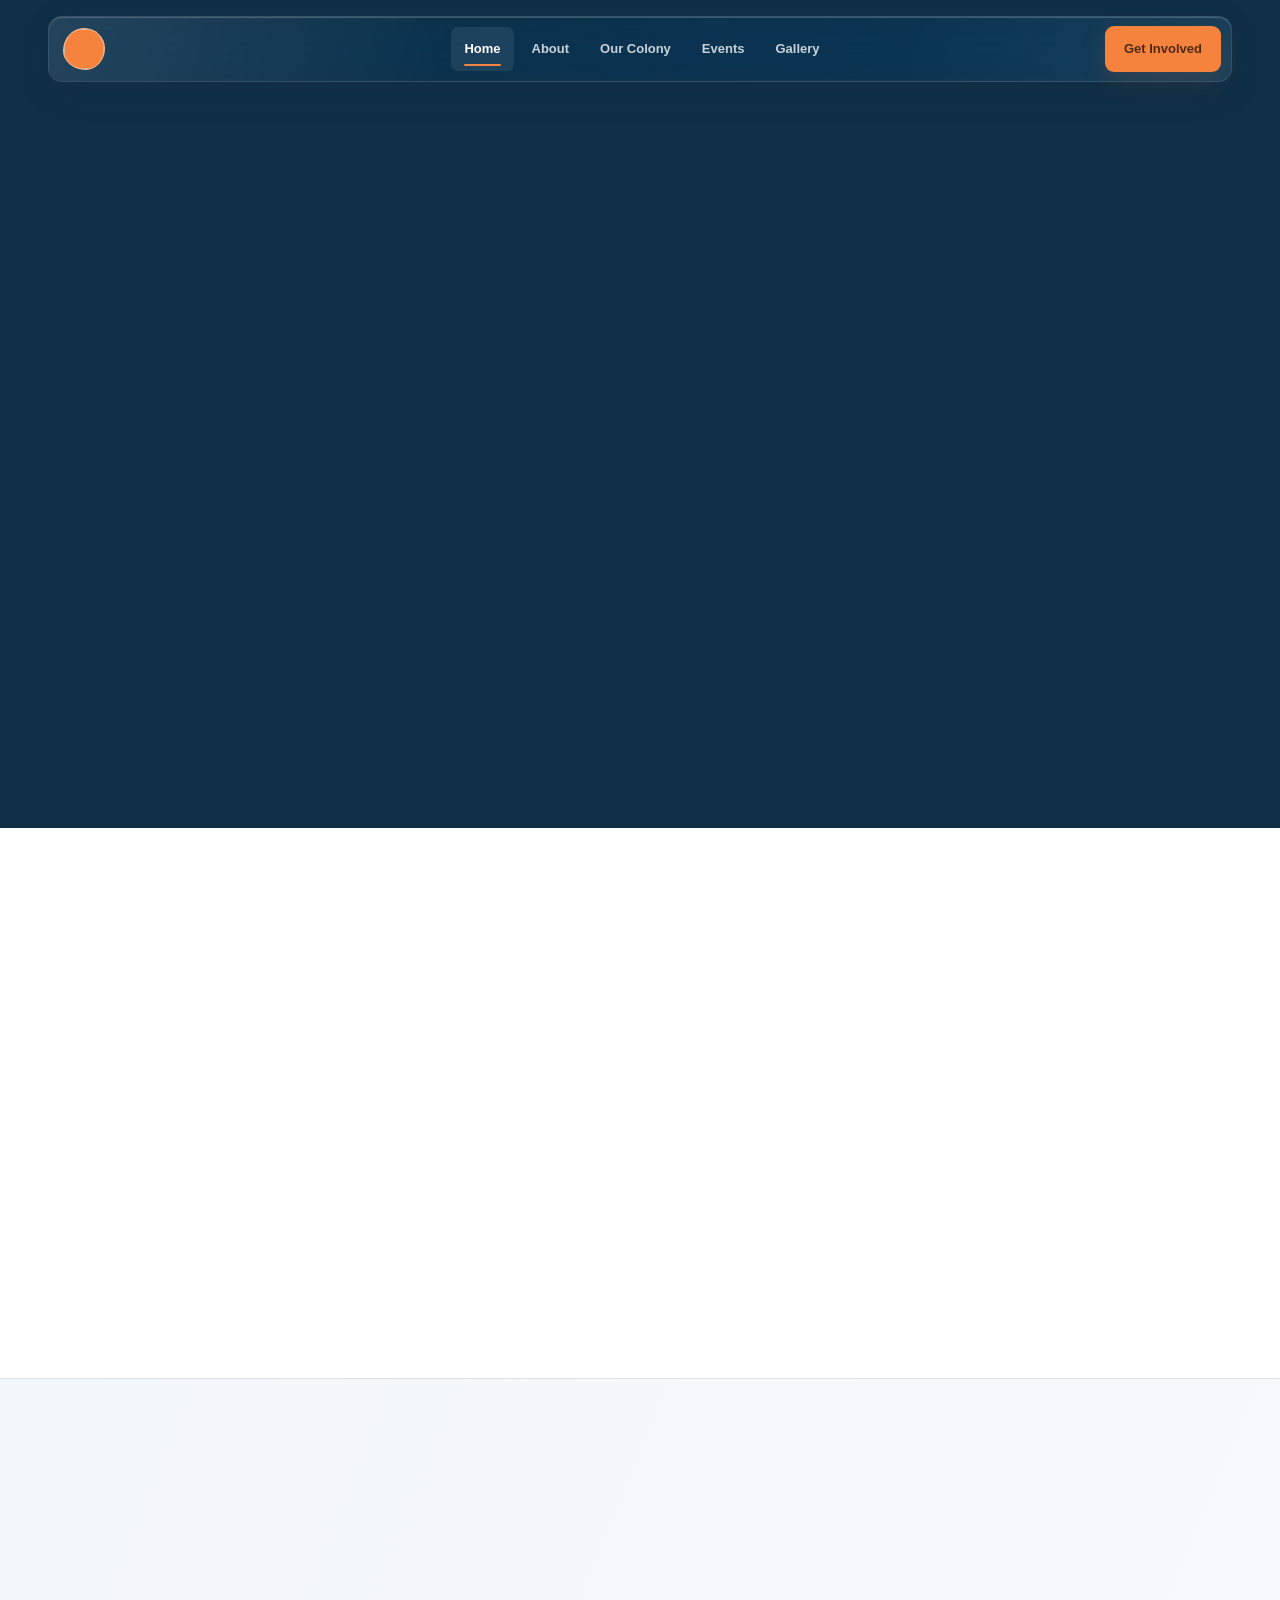
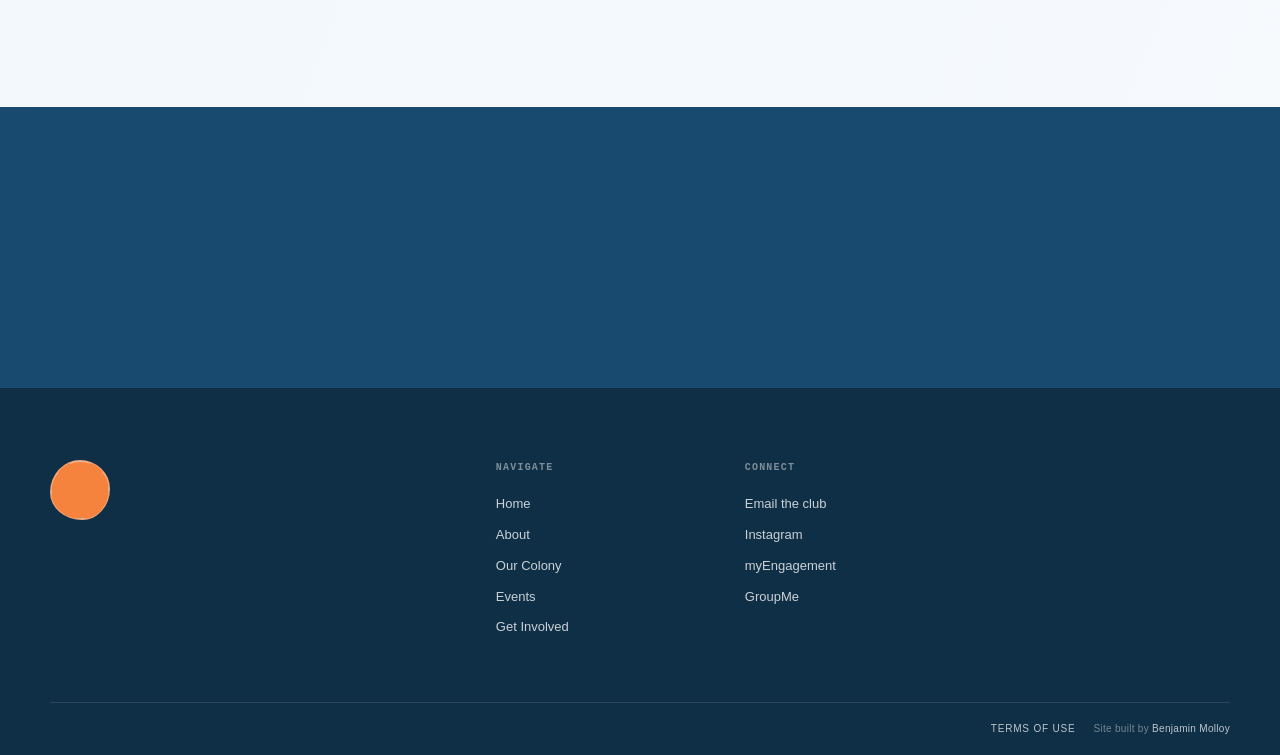
<file: index.html>
<!doctype html>
<html lang="en">
  <head>
    <meta charset="utf-8">
    <meta name="viewport" content="width=device-width, initial-scale=1">
    <meta name="referrer" content="no-referrer">
    <meta name="theme-color" content="">
    <meta name="description" content="" data-cms-content="branding.Description">
    <meta property="og:type" content="website">
    <meta property="og:title" content="" data-cms-content="branding.Title">
    <meta property="og:description" content="" data-cms-content="branding.Description">
    <meta property="og:image" content="" data-cms-content="branding.backgroundimage1">
    <meta name="twitter:card" content="summary_large_image">
    <title data-cms-text="branding.Title"></title>
    <script src="js/cmsTheme.js?v=5"></script>
    <link href="css/site.css?v=23" rel="stylesheet">
  </head>
  <body data-page="home" data-title-path="branding.Title">
    <a class="skip-link" href="#main-content">Skip to content</a>
    <div data-component="header"></div>

    <main id="main-content">
      <section class="home-hero" data-carousel aria-label="Featured club information" aria-roledescription="carousel">
        <div data-cms-repeat="landingcarousel">
          <template>
            <article
              class="hero-slide"
              data-slide
              data-cms-first-class="is-active"
              data-cms-bg="$item.Image"
              data-cms-bg-var="--hero-image"
              style="--hero-image: var(--brand-image-1, none)"
              aria-hidden="true"
            >
              <div class="container hero-content">
                <div class="hero-copy">
                  <p class="eyebrow eyebrow-light" data-cms-text="branding.Abreviation"></p>
                  <h1 class="hero-title" data-cms-text="$item.Title"></h1>
                  <p class="hero-lede" data-cms-text="$item.Paragraph"></p>
                  <div class="hero-actions">
                    <a class="button" data-cms-href="$item.Link">Learn more</a>
                  </div>
                </div>

                <aside class="hero-glass glass-card glass-card-dark" aria-label="Featured action">
                  <p class="glass-label">Featured action</p>
                  <div class="glass-callout">
                    <div
                      class="glass-callout-media"
                      data-cms-bg="calltoaction.Image"
                      data-cms-bg-var="--callout-image"
                      aria-hidden="true"
                    ></div>
                    <div>
                      <h2 data-cms-text="calltoaction.Title"></h2>
                      <p data-cms-text="calltoaction.Paragraph"></p>
                    </div>
                  </div>
                  <div class="glass-rule"></div>
                  <a class="text-link glass-link" data-cms-href="calltoaction.SignUpLink">Learn more</a>
                </aside>
              </div>
            </article>
          </template>
        </div>

        <div class="carousel-controls" role="tablist" aria-label="Choose featured information"></div>
      </section>

      <section class="section section-white editorial-fundraiser">
        <div class="container home-fundraiser-layout">
          <div class="home-fundraiser-copy" data-reveal>
            <p class="eyebrow">Community support</p>
            <h2 class="editorial-fundraiser-title" data-cms-text="gofundme.Title"></h2>
            <p class="lead-copy" data-cms-text="gofundme.Paragraph"></p>
            <a class="text-link" target="_blank" rel="noreferrer" data-cms-href="gofundme.Link">Open the fundraiser</a>
          </div>

          <div class="gfm-widget-frame gfm-widget-frame-medium" role="region" aria-label="GoFundMe fundraiser" data-reveal>
            <div
              class="gfm-embed"
              data-url="https://www.gofundme.com/f/support-the-nku-cat-colony/widget/medium?attribution_id=sl%3Abd08e716-375a-458f-967e-32d8ba2df58b"
            ></div>
          </div>
        </div>
      </section>

      <section
        id="club-rules"
        class="section section-photo-field"
        style="--section-image: var(--brand-image-1, none)"
        data-cms-bg="branding.backgroundimage1"
        data-cms-bg-var="--section-image"
      >
        <div class="container">
          <div class="section-heading club-rules-heading" data-reveal>
            <p class="eyebrow">Club guidance</p>
            <div class="section-heading-copy">
              <h2 class="section-title" data-cms-text="clubrules.Title"></h2>
            </div>
          </div>

          <div class="rule-list glass-card" data-club-rules data-reveal>
            <template>
              <article class="rule-row" data-club-rule>
                <span class="rule-number" data-rule-number aria-hidden="true"></span>
                <p data-rule-copy></p>
              </article>
            </template>
          </div>
        </div>
      </section>

      <section class="closing-band">
        <div class="container closing-grid" data-reveal>
          <div class="closing-copy">
            <p class="eyebrow eyebrow-light">Membership &amp; support</p>
            <h2 class="closing-title" data-cms-text="calltoaction.Title"></h2>
            <p data-cms-text="calltoaction.Paragraph"></p>
          </div>
          <a class="button" data-cms-href="calltoaction.SignUpLink">Get Involved</a>
        </div>
      </section>
    </main>

    <div data-component="footer"></div>

    <script src="js/cmsContentLoader.js"></script>
    <script src="js/cmsCache.js?v=3"></script>
    <script src="js/componentLoader.js?v=10"></script>
    <script src="js/cmsBinder.js?v=4"></script>
    <script src="js/cmsPage.js?v=4"></script>
    <script src="js/siteInteractions.js?v=4"></script>
    <script src="js/pages/index.js?v=5"></script>
    <script defer src="https://www.gofundme.com/static/js/embed.js"></script>
  </body>
</html>
</file>
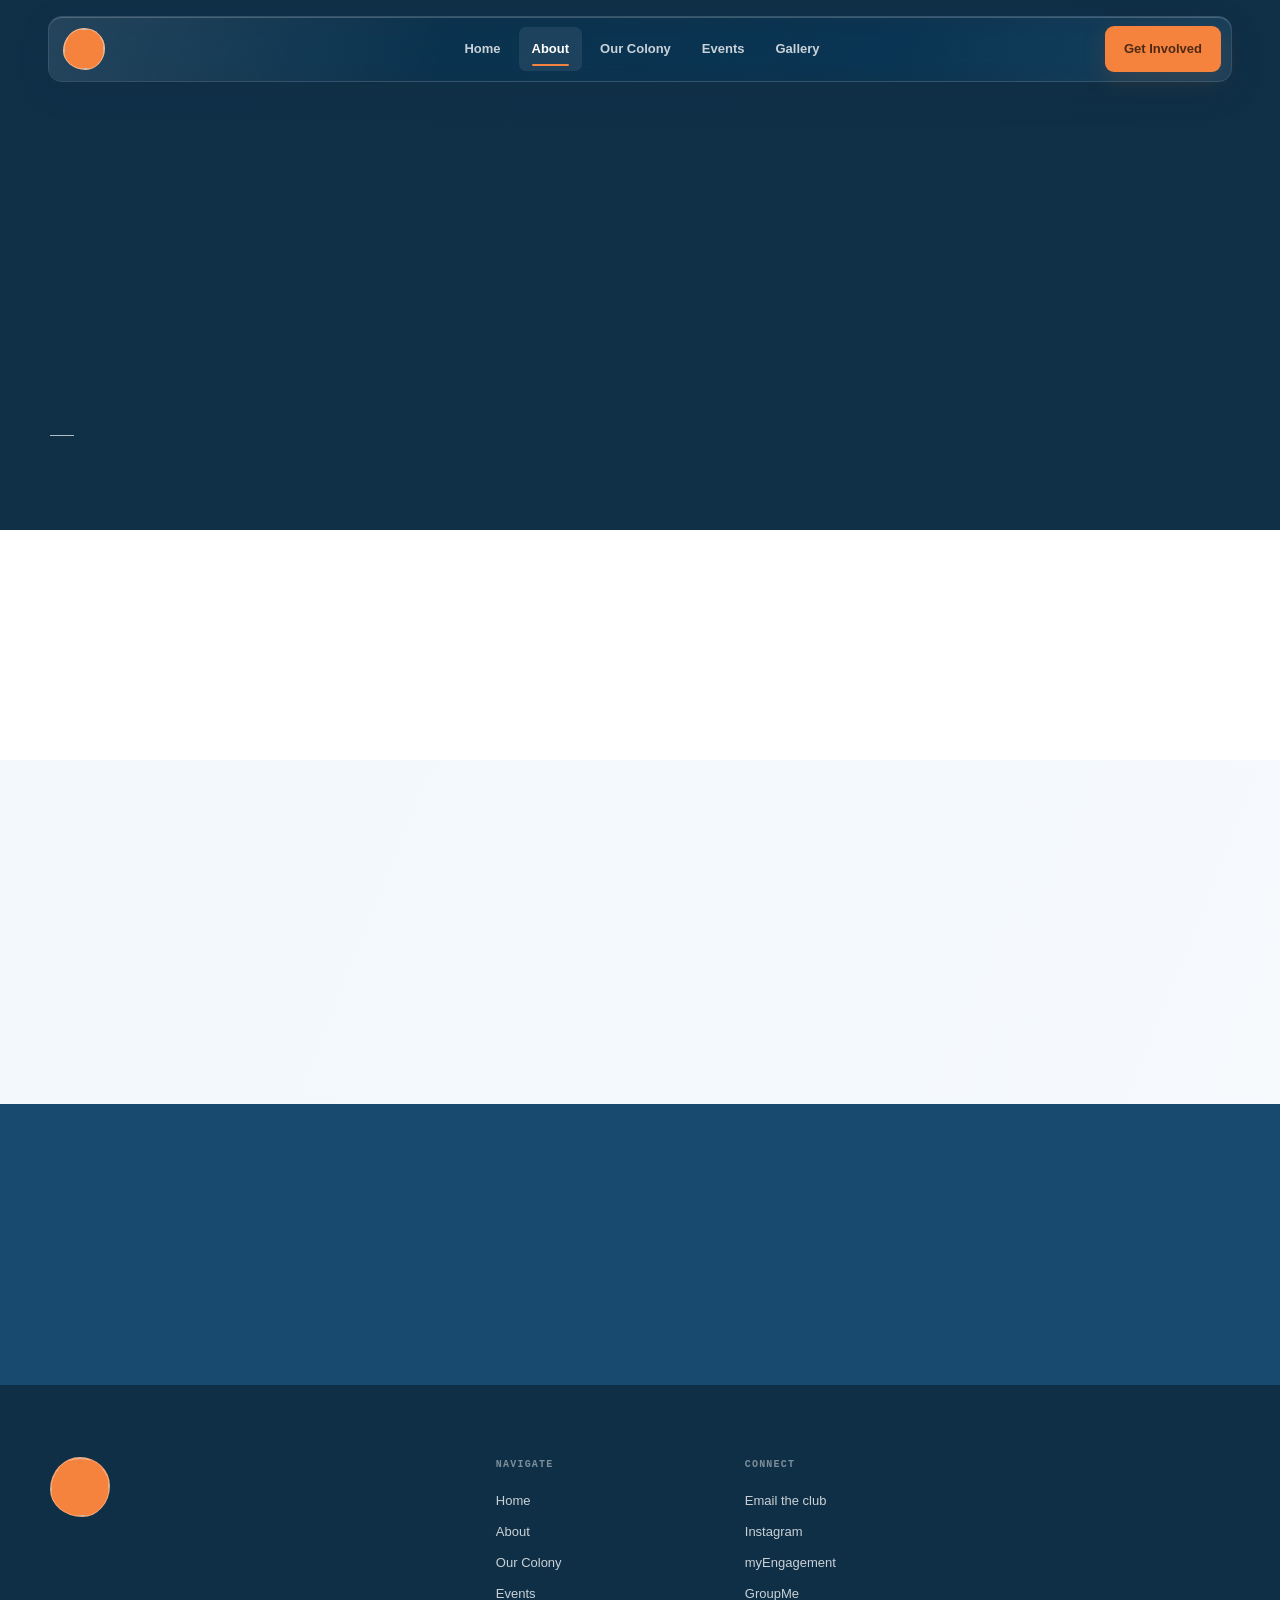
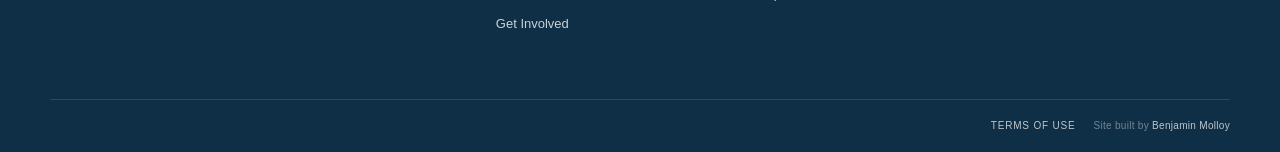
<file: about.html>
<!doctype html>
<html lang="en">
  <head>
    <meta charset="utf-8">
    <meta name="viewport" content="width=device-width, initial-scale=1">
    <meta name="referrer" content="no-referrer">
    <meta name="theme-color" content="">
    <meta name="description" content="" data-cms-content="branding.Description">
    <meta property="og:title" content="" data-cms-content="aboutmission.Title">
    <meta property="og:description" content="" data-cms-content="branding.Description">
    <meta property="og:image" content="" data-cms-content="branding.backgroundimage2">
    <meta name="twitter:card" content="summary_large_image">
    <title data-cms-text="aboutmission.Title"></title>
    <script src="js/cmsTheme.js?v=5"></script>
    <link href="css/site.css?v=23" rel="stylesheet">
  </head>
  <body data-page="about" data-title-path="aboutmission.Title">
    <a class="skip-link" href="#main-content">Skip to content</a>
    <div data-component="header"></div>

    <main id="main-content">
      <header
        class="page-masthead"
        style="--masthead-image: var(--brand-image-2, none)"
        data-cms-bg="branding.backgroundimage2"
        data-cms-bg-var="--masthead-image"
      >
        <div class="container masthead-inner">
          <div class="masthead-copy">
            <p class="eyebrow eyebrow-light" data-cms-text="branding.Abreviation"></p>
            <h1 class="page-title" data-cms-text="aboutmission.Title"></h1>
            <p class="page-lede" data-cms-text="branding.Description"></p>
          </div>
        </div>
      </header>

      <section class="section section-white about-story-section">
        <div class="container">
          <div class="mission-story" data-about-mission data-reveal>
            <template>
              <article class="mission-story-row" data-mission-entry>
                <div
                  class="mission-photo"
                  data-mission-photo
                  role="img"
                  aria-label="Club mission photograph"
                  data-cms-bg="$item.Image"
                ></div>
                <div class="mission-copy" data-mission-copy-wrap>
                  <p data-mission-copy></p>
                </div>
              </article>
            </template>
          </div>
        </div>
      </section>

      <section
        class="section section-photo-field"
        style="--section-image: var(--brand-image-1, none)"
        data-cms-bg="branding.backgroundimage1"
        data-cms-bg-var="--section-image"
      >
        <div class="container">
          <div class="section-heading" data-reveal>
            <p class="eyebrow">02 · Executive board</p>
            <div class="section-heading-copy">
              <h2 class="section-title" data-cms-text="abouteboard.title.title"></h2>
            </div>
          </div>

          <div class="board-grid" data-board-members data-reveal>
            <template>
              <article class="person-card glass-card" data-board-member>
                <div
                  class="photo-surface"
                  data-board-photo
                  role="img"
                  aria-label="Executive board member portrait"
                  style="--photo: var(--brand-image-1, none)"
                  data-cms-bg="$item.Image"
                ></div>
                <div class="person-copy">
                  <p class="person-role" data-cms-text="$item.Position"></p>
                  <h3 data-cms-text="$item.Name"></h3>
                  <p data-cms-text="$item.AboutParagraph"></p>
                </div>
              </article>
            </template>
          </div>
        </div>
      </section>

      <section class="closing-band">
        <div class="container closing-grid" data-reveal>
          <div class="closing-copy">
            <p class="eyebrow eyebrow-light">Meet the colony</p>
            <h2 class="closing-title" data-cms-text="campuscats.PageTitle"></h2>
            <p data-cms-text="campuscats.PageDescriptions"></p>
          </div>
          <a class="button" href="/colony.html">Our Colony</a>
        </div>
      </section>
    </main>

    <div data-component="footer"></div>

    <script src="js/cmsContentLoader.js"></script>
    <script src="js/cmsCache.js?v=3"></script>
    <script src="js/componentLoader.js?v=10"></script>
    <script src="js/cmsBinder.js?v=4"></script>
    <script src="js/cmsPage.js?v=4"></script>
    <script src="js/siteInteractions.js?v=4"></script>
    <script src="js/pages/about.js?v=4"></script>
  </body>
</html>
</file>
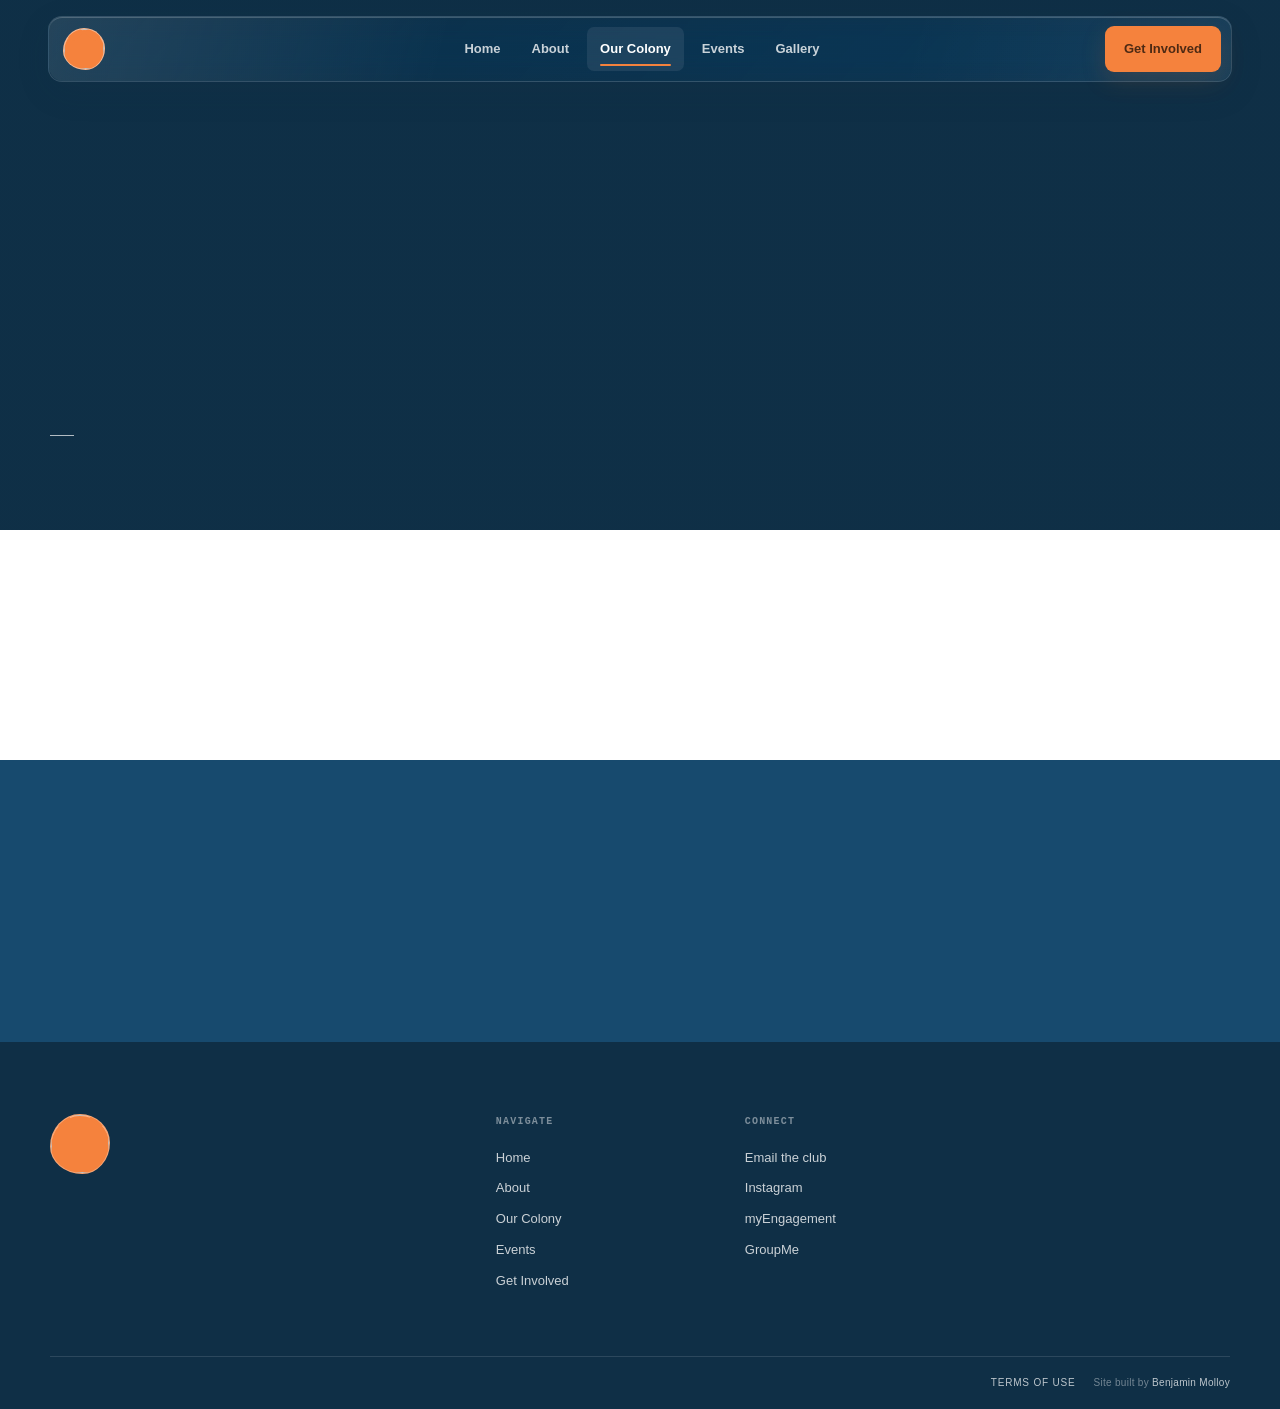
<file: campus-cats.html>
<!doctype html>
<html lang="en">
  <head>
    <meta charset="utf-8">
    <meta name="viewport" content="width=device-width, initial-scale=1">
    <meta name="referrer" content="no-referrer">
    <meta name="theme-color" content="">
    <meta name="description" content="" data-cms-content="campuscats.PageDescriptions">
    <meta property="og:title" content="" data-cms-content="campuscats.PageTitle">
    <meta property="og:description" content="" data-cms-content="campuscats.PageDescriptions">
    <meta property="og:image" content="" data-cms-content="branding.backgroundimage3">
    <meta name="twitter:card" content="summary_large_image">
    <title data-cms-text="campuscats.PageTitle"></title>
    <script src="js/cmsTheme.js?v=5"></script>
    <link href="css/site.css?v=23" rel="stylesheet">
  </head>
  <body data-page="colony" data-title-path="campuscats.PageTitle">
    <a class="skip-link" href="#main-content">Skip to content</a>
    <div data-component="header"></div>

    <main id="main-content">
      <header
        class="page-masthead"
        style="--masthead-image: var(--brand-image-3, none)"
        data-cms-bg="branding.backgroundimage3"
        data-cms-bg-var="--masthead-image"
      >
        <div class="container masthead-inner">
          <div class="masthead-copy">
            <p class="eyebrow eyebrow-light" data-cms-text="branding.Abreviation"></p>
            <h1 class="page-title" data-cms-text="campuscats.PageTitle"></h1>
            <p class="page-lede" data-cms-text="campuscats.PageDescriptions"></p>
          </div>
        </div>
      </header>

      <section class="section section-white">
        <div class="container">
          <div class="profile-stack" data-cms-repeat="campuscats">
            <template>
              <article class="cat-profile glass-card" data-reveal>
                <div
                  class="photo-surface"
                  role="img"
                  aria-label="Campus cat portrait"
                  style="--photo: var(--brand-image-3, none)"
                  data-cms-bg="$item.CatImage"
                ></div>
                <div class="profile-copy">
                  <div>
                    <h2 data-cms-text="$item.CatName"></h2>
                    <p data-cms-text="$item.CatDescription"></p>
                  </div>
                </div>
              </article>
            </template>
          </div>
        </div>
      </section>

      <section class="closing-band">
        <div class="container closing-grid" data-reveal>
          <div class="closing-copy">
            <p class="eyebrow eyebrow-light">More from the colony</p>
            <h2 class="closing-title" data-cms-text="branding.Title"></h2>
            <p data-cms-text="branding.Description"></p>
          </div>
          <a class="button" href="gallery.html">View The Colony</a>
        </div>
      </section>
    </main>

    <div data-component="footer"></div>

    <script src="js/cmsContentLoader.js"></script>
    <script src="js/cmsCache.js?v=3"></script>
    <script src="js/componentLoader.js?v=10"></script>
    <script src="js/cmsBinder.js?v=4"></script>
    <script src="js/cmsPage.js?v=4"></script>
    <script src="js/siteInteractions.js?v=4"></script>
    <script src="js/pages/campusCats.js?v=3"></script>
  </body>
</html>
</file>
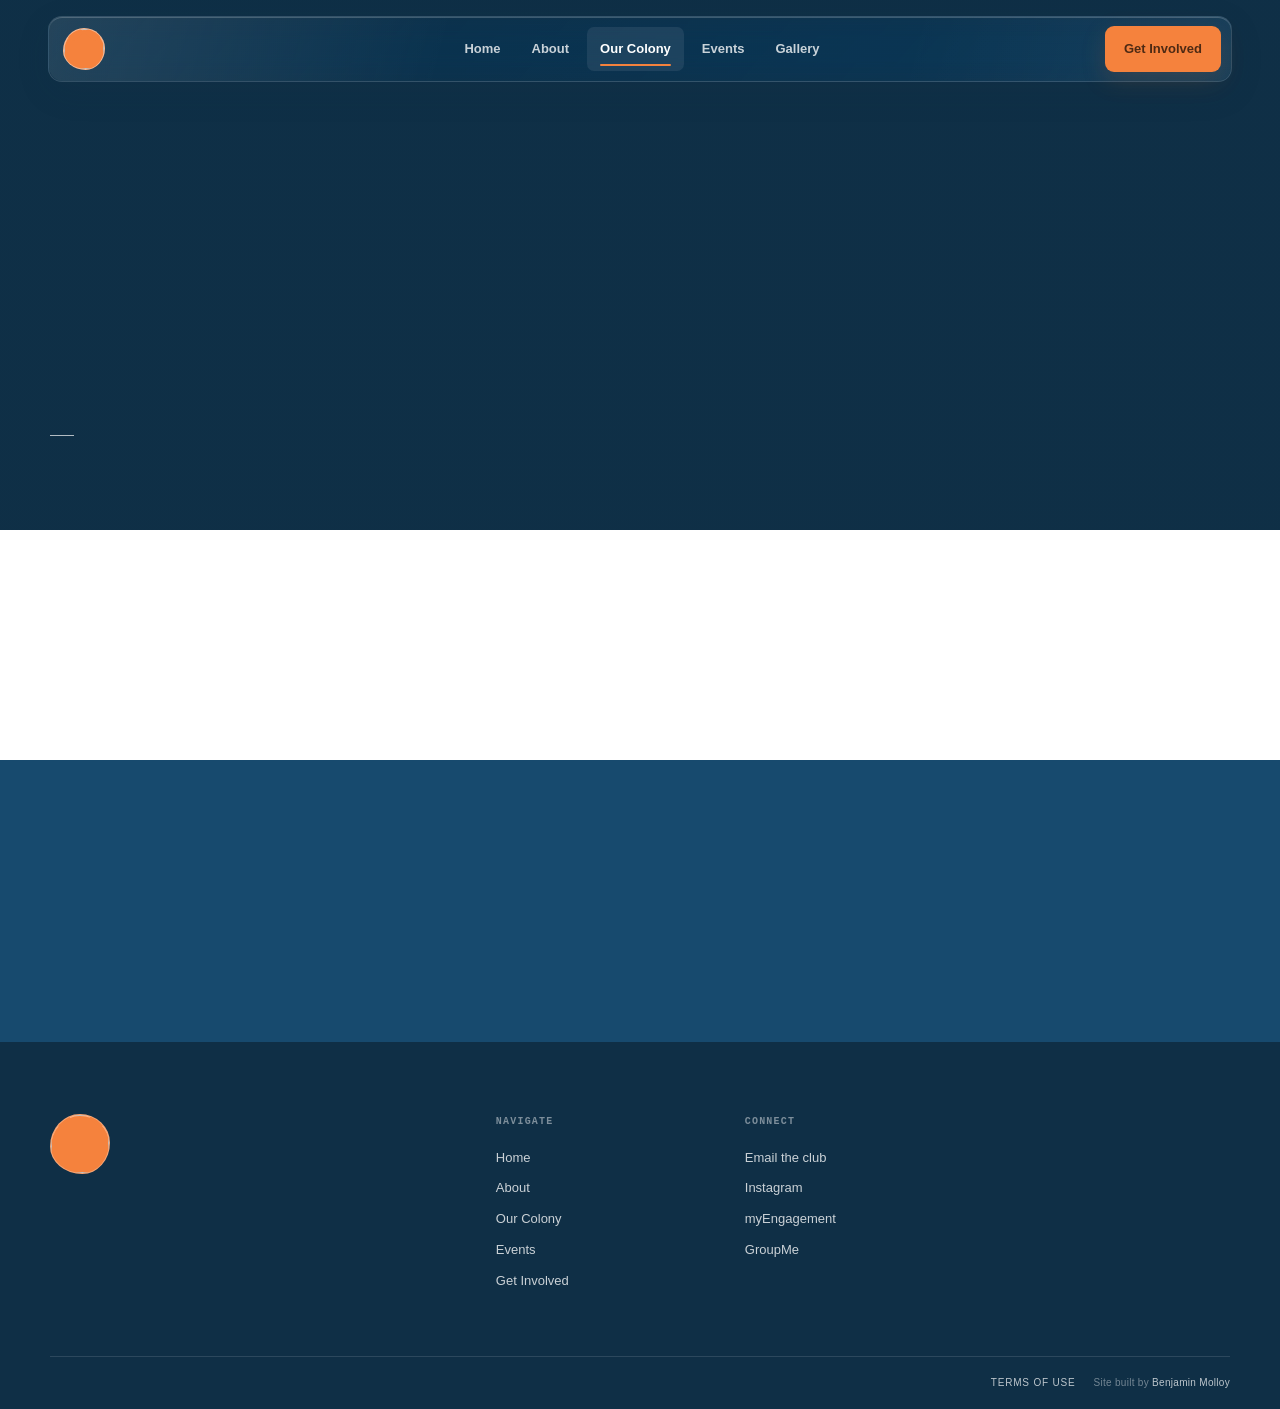
<file: colony.html>
<!doctype html>
<html lang="en">
  <head>
    <meta charset="utf-8">
    <meta name="viewport" content="width=device-width, initial-scale=1">
    <meta name="referrer" content="no-referrer">
    <meta name="theme-color" content="">
    <meta name="description" content="" data-cms-content="campuscats.PageDescriptions">
    <meta property="og:title" content="" data-cms-content="campuscats.PageTitle">
    <meta property="og:description" content="" data-cms-content="campuscats.PageDescriptions">
    <meta property="og:image" content="" data-cms-content="branding.backgroundimage3">
    <meta name="twitter:card" content="summary_large_image">
    <title data-cms-text="campuscats.PageTitle"></title>
    <script src="js/cmsTheme.js?v=5"></script>
    <link href="css/site.css?v=23" rel="stylesheet">
  </head>
  <body data-page="colony" data-title-path="campuscats.PageTitle">
    <a class="skip-link" href="#main-content">Skip to content</a>
    <div data-component="header"></div>

    <main id="main-content">
      <header
        class="page-masthead"
        style="--masthead-image: var(--brand-image-3, none)"
        data-cms-bg="branding.backgroundimage3"
        data-cms-bg-var="--masthead-image"
      >
        <div class="container masthead-inner">
          <div class="masthead-copy">
            <p class="eyebrow eyebrow-light" data-cms-text="branding.Abreviation"></p>
            <h1 class="page-title" data-cms-text="campuscats.PageTitle"></h1>
            <p class="page-lede" data-cms-text="campuscats.PageDescriptions"></p>
          </div>
        </div>
      </header>

      <section class="section section-white">
        <div class="container">
          <div class="profile-stack" data-cms-repeat="campuscats">
            <template>
              <article class="cat-profile glass-card" data-reveal>
                <div
                  class="photo-surface"
                  role="img"
                  aria-label="Campus cat portrait"
                  style="--photo: var(--brand-image-3, none)"
                  data-cms-bg="$item.CatImage"
                ></div>
                <div class="profile-copy">
                  <div>
                    <h2 data-cms-text="$item.CatName"></h2>
                    <p data-cms-text="$item.CatDescription"></p>
                  </div>
                </div>
              </article>
            </template>
          </div>
        </div>
      </section>

      <section class="closing-band">
        <div class="container closing-grid" data-reveal>
          <div class="closing-copy">
            <p class="eyebrow eyebrow-light">More from the colony</p>
            <h2 class="closing-title" data-cms-text="branding.Title"></h2>
            <p data-cms-text="branding.Description"></p>
          </div>
          <a class="button" href="gallery.html">View The Colony</a>
        </div>
      </section>
    </main>

    <div data-component="footer"></div>

    <script src="js/cmsContentLoader.js"></script>
    <script src="js/cmsCache.js?v=3"></script>
    <script src="js/componentLoader.js?v=10"></script>
    <script src="js/cmsBinder.js?v=4"></script>
    <script src="js/cmsPage.js?v=4"></script>
    <script src="js/siteInteractions.js?v=4"></script>
    <script src="js/pages/colony.js?v=2"></script>
  </body>
</html>
</file>
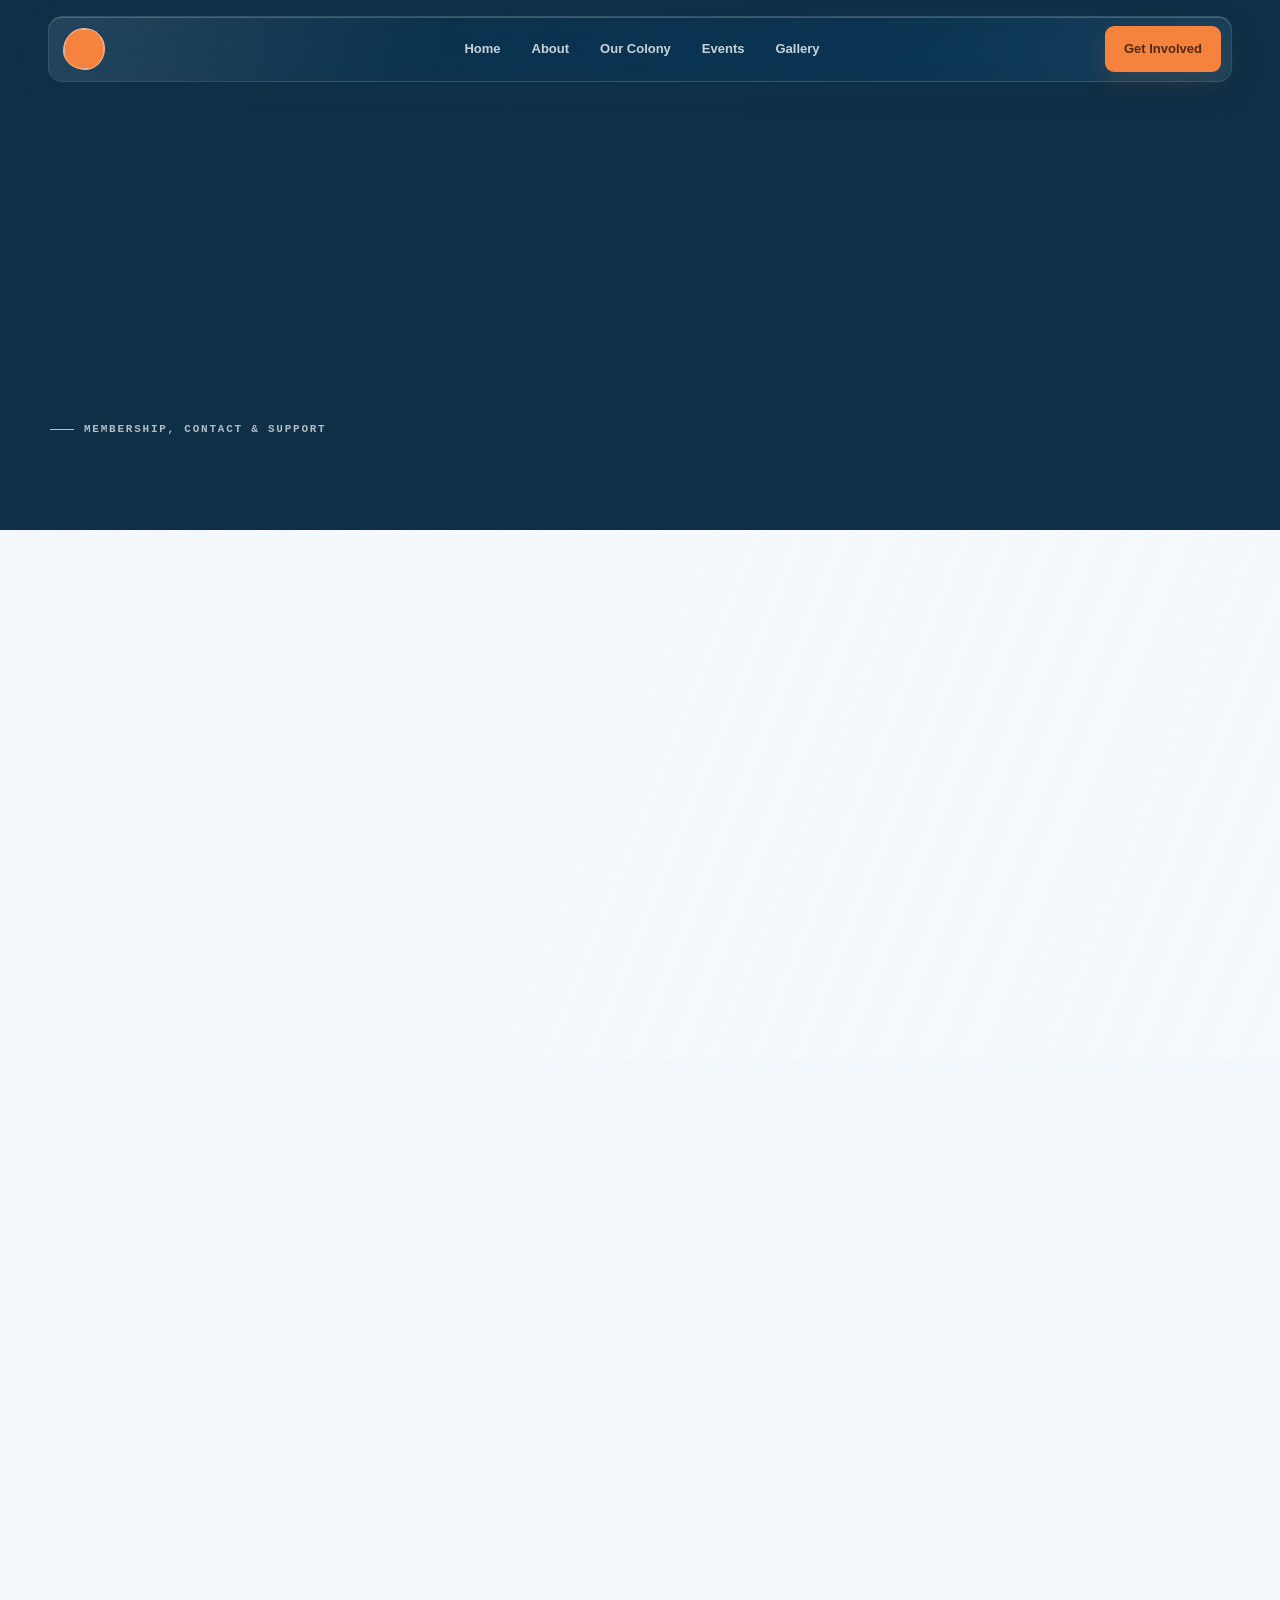
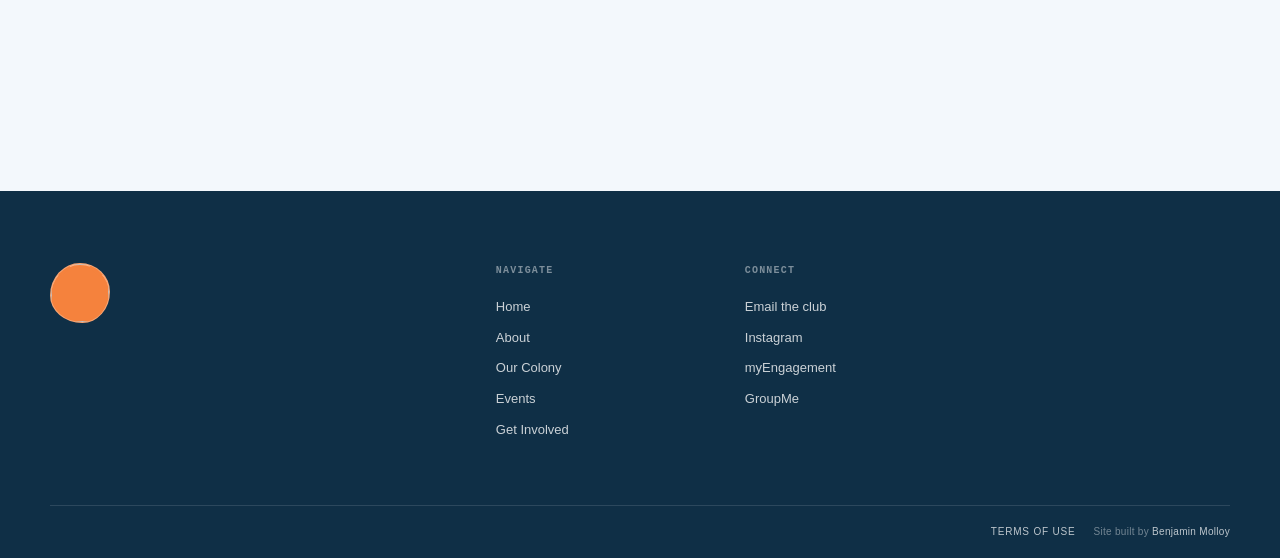
<file: contact.html>
<!doctype html>
<html lang="en">
  <head>
    <meta charset="utf-8">
    <meta name="viewport" content="width=device-width, initial-scale=1">
    <meta name="referrer" content="no-referrer">
    <meta name="theme-color" content="">
    <meta name="description" content="" data-cms-content="calltoaction.Paragraph">
    <meta property="og:title" content="Get Involved" data-cms-content="calltoaction.Title">
    <meta property="og:description" content="" data-cms-content="calltoaction.Paragraph">
    <title>Get Involved | Cat Colony Care Society</title>
    <script src="js/cmsTheme.js?v=5"></script>
    <link rel="stylesheet" href="css/site.css?v=23">
  </head>
  <body data-page="involved" data-title-path="calltoaction.Title">
    <a class="skip-link" href="#main-content">Skip to content</a>
    <div data-component="header"></div>

    <main id="main-content">
      <header
        class="page-masthead"
        style="--masthead-image: var(--brand-image-6, none)"
        data-cms-bg="branding.backgroundimage6"
        data-cms-bg-var="--masthead-image"
      >
        <div class="container masthead-inner">
          <div class="masthead-copy">
            <p class="eyebrow eyebrow-light">Membership, contact &amp; support</p>
            <h1 class="page-title" data-cms-text="calltoaction.Title"></h1>
            <p class="page-lede" data-cms-text="calltoaction.Paragraph"></p>
          </div>
        </div>
      </header>

      <section
        class="section section-photo-field"
        style="--section-image: var(--brand-image-1, none)"
        data-cms-bg="branding.backgroundimage1"
        data-cms-bg-var="--section-image"
      >
        <div class="container">
          <div class="action-grid action-grid-four" data-reveal>
            <article class="action-card glass-card">
              <p class="action-number">01 · JOIN</p>
              <h3>MyEngagement</h3>
              <p data-cms-text="contact.MyEngagmentURL"></p>
              <a
                class="text-link"
                target="_blank"
                rel="noreferrer"
                data-cms-href="contact.MyEngagmentURL"
              >Open myEngagement</a>
            </article>

            <article class="action-card glass-card">
              <p class="action-number">02 · EMAIL</p>
              <h3>Email</h3>
              <p data-cms-text="contact.Email"></p>
              <a
                class="text-link"
                data-cms-mailto="contact.Email"
                data-cms-mailto-subject="Getting involved with CCCS"
              >Start an email</a>
            </article>

            <article class="action-card glass-card">
              <p class="action-number">03 · FOLLOW</p>
              <h3>Instagram</h3>
              <p data-cms-text="contact.InstagramURL"></p>
              <a
                class="text-link"
                target="_blank"
                rel="noreferrer"
                data-cms-href="contact.InstagramURL"
              >Open Instagram</a>
            </article>

            <article class="action-card glass-card">
              <p class="action-number">04 · CONNECT</p>
              <h3>GroupMe</h3>
              <p data-cms-text="contact.GroupMe"></p>
              <a
                class="text-link"
                target="_blank"
                rel="noreferrer"
                data-cms-href="contact.GroupMe"
              >Open GroupMe</a>
            </article>
          </div>
        </div>
      </section>

      <section class="section section-ice">
        <div class="container">
          <div class="fundraiser-panel fundraiser-panel-widget" data-reveal>
            <div class="fundraiser-copy glass-card glass-card-dark">
              <p class="eyebrow eyebrow-light">Fundraising</p>
              <h2 class="feature-title" data-cms-text="gofundme.Title"></h2>
              <p data-cms-text="gofundme.Paragraph"></p>
              <a
                class="button"
                target="_blank"
                rel="noreferrer"
                data-cms-href="gofundme.Link"
              >Open fundraiser</a>
            </div>

            <div class="gfm-widget-frame gfm-widget-frame-large" role="region" aria-label="GoFundMe fundraiser">
              <div
                class="gfm-embed"
                data-url="https://www.gofundme.com/f/support-the-nku-cat-colony/widget/large?attribution_id=sl%3Abd08e716-375a-458f-967e-32d8ba2df58b"
              ></div>
            </div>
          </div>
        </div>
      </section>

    </main>

    <div data-component="footer"></div>

    <script src="js/cmsContentLoader.js"></script>
    <script src="js/cmsCache.js?v=3"></script>
    <script src="js/componentLoader.js?v=10"></script>
    <script src="js/cmsBinder.js?v=4"></script>
    <script src="js/cmsPage.js?v=4"></script>
    <script src="js/siteInteractions.js?v=4"></script>
    <script src="js/pages/contact.js?v=4"></script>
    <script defer src="https://www.gofundme.com/static/js/embed.js"></script>
  </body>
</html>
</file>
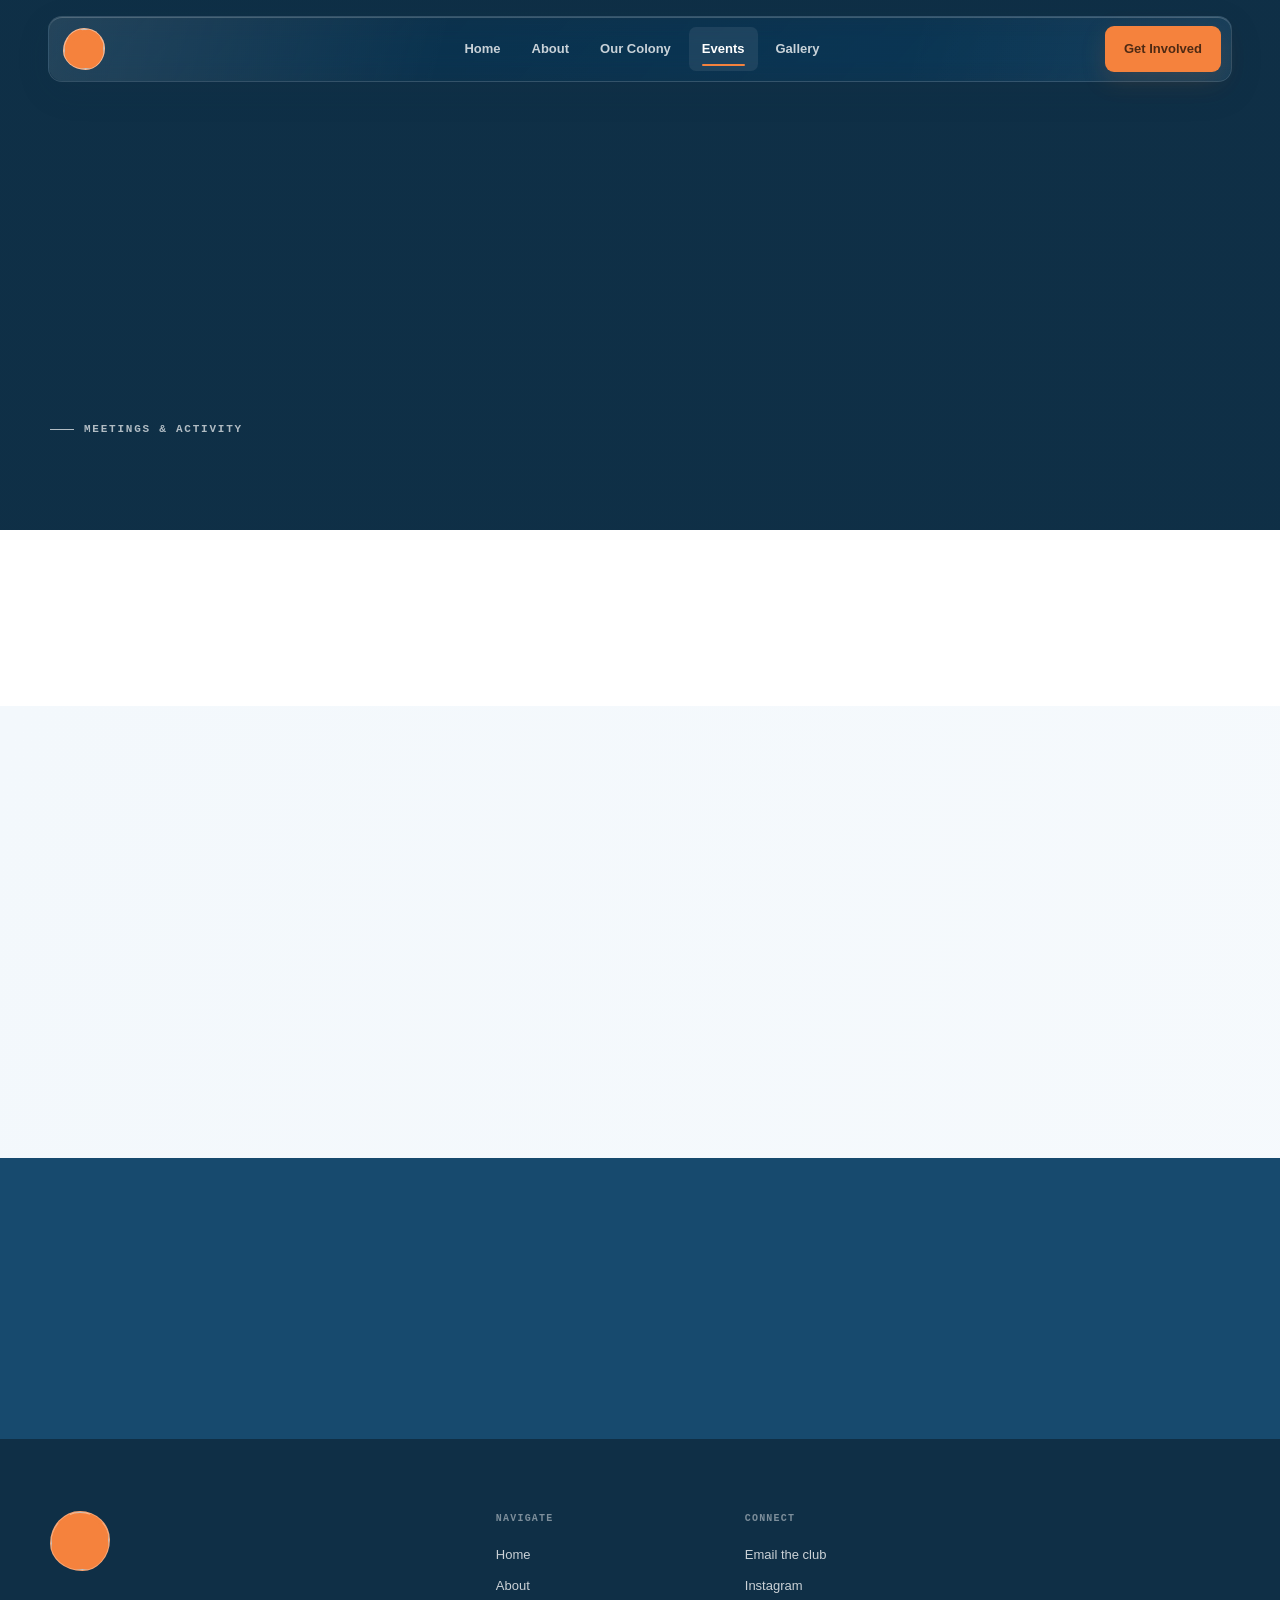
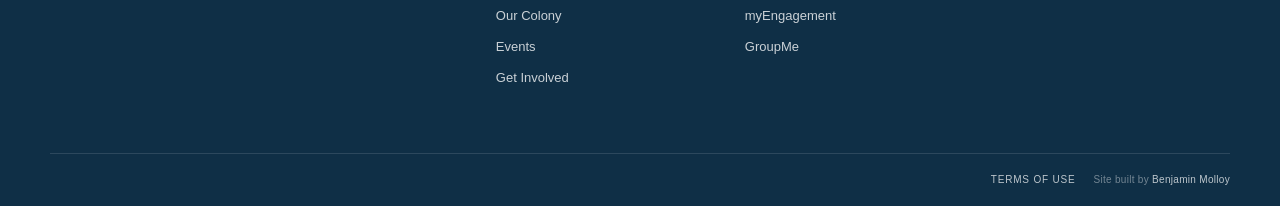
<file: events.html>
<!doctype html>
<html lang="en">
  <head>
    <meta charset="utf-8">
    <meta name="viewport" content="width=device-width, initial-scale=1">
    <meta name="referrer" content="no-referrer">
    <meta name="theme-color" content="">
    <meta name="description" content="" data-cms-content="events.Description">
    <meta property="og:title" content="Events" data-cms-content="events.PageTitle">
    <meta property="og:description" content="" data-cms-content="events.Description">
    <title>Events | Cat Colony Care Society</title>
    <script src="js/cmsTheme.js?v=5"></script>
    <link rel="stylesheet" href="css/site.css?v=23">
  </head>
  <body data-page="events" data-title-path="events.PageTitle">
    <a class="skip-link" href="#main-content">Skip to content</a>
    <div data-component="header"></div>

    <main id="main-content">
      <header
        class="page-masthead"
        style="--masthead-image: var(--brand-image-4, none)"
        data-cms-bg="branding.backgroundimage4"
        data-cms-bg-var="--masthead-image"
      >
        <div class="container masthead-inner">
          <div class="masthead-copy">
            <p class="eyebrow eyebrow-light">Meetings &amp; activity</p>
            <h1 class="page-title" data-cms-text="events.PageTitle"></h1>
            <p class="page-lede" data-cms-text="events.Description"></p>
          </div>
        </div>
      </header>

      <section class="section section-white events-announcements">
        <div class="container">
          <div class="placeholder-events" data-cms-repeat="events">
            <template>
              <article class="placeholder-event glass-card" data-reveal>
                <div
                  class="photo-surface"
                  style="--photo: var(--brand-image-4, none)"
                  data-cms-bg="$item.EventPhoto"
                ></div>
                <div class="placeholder-event-copy">
                  <time
                    class="placeholder-date"
                    data-cms-text="$item.EventDate"
                    data-cms-datetime="$item.EventDate"
                    data-calendar-date
                    data-calendar-date-style="full"
                  ></time>
                  <h3 data-cms-text="$item.EventTitle"></h3>
                  <p data-cms-text="$item.EventDescription"></p>
                </div>
              </article>
            </template>
          </div>
        </div>
      </section>

      <section
        class="section section-photo-field"
        style="--section-image: var(--brand-image-1, none)"
        data-cms-bg="branding.backgroundimage1"
        data-cms-bg-var="--section-image"
      >
        <div class="container">
          <div class="section-heading" data-reveal>
            <p class="eyebrow">Meeting calendar</p>
            <div class="section-heading-copy">
              <h2 class="section-title" data-cms-text="meetingcalendar.CalendarTitle"></h2>
              <p class="section-lede" data-cms-text="meetingcalendar.CalendarDescription"></p>
            </div>
          </div>

          <div class="events-calendar glass-card" data-events-calendar data-reveal>
            <div class="events-calendar-toolbar">
              <p class="events-calendar-range" data-events-calendar-range></p>
              <span class="events-calendar-key"><i aria-hidden="true"></i>Today</span>
            </div>
            <div class="events-calendar-viewport" tabindex="0" aria-label="Scrollable four-week calendar">
              <div class="events-calendar-grid" data-events-calendar-grid role="grid"></div>
            </div>
          </div>
        </div>
      </section>

      <section class="closing-band">
        <div class="container closing-grid" data-reveal>
          <div class="closing-copy">
            <p class="eyebrow eyebrow-light">Official club listing</p>
            <h2 class="closing-title" data-cms-text="branding.Title"></h2>
            <p data-cms-text="branding.Description"></p>
          </div>
          <a
            class="button"
            target="_blank"
            rel="noreferrer"
            data-cms-href="contact.MyEngagmentURL"
          >Open myEngagement</a>
        </div>
      </section>
    </main>

    <div data-component="footer"></div>

    <script src="js/cmsContentLoader.js"></script>
    <script src="js/cmsCache.js?v=3"></script>
    <script src="js/componentLoader.js?v=10"></script>
    <script src="js/cmsBinder.js?v=4"></script>
    <script src="js/cmsPage.js?v=4"></script>
    <script src="js/calendarComponent.js?v=5"></script>
    <script src="js/siteInteractions.js?v=4"></script>
    <script src="js/pages/events.js?v=5"></script>
  </body>
</html>
</file>
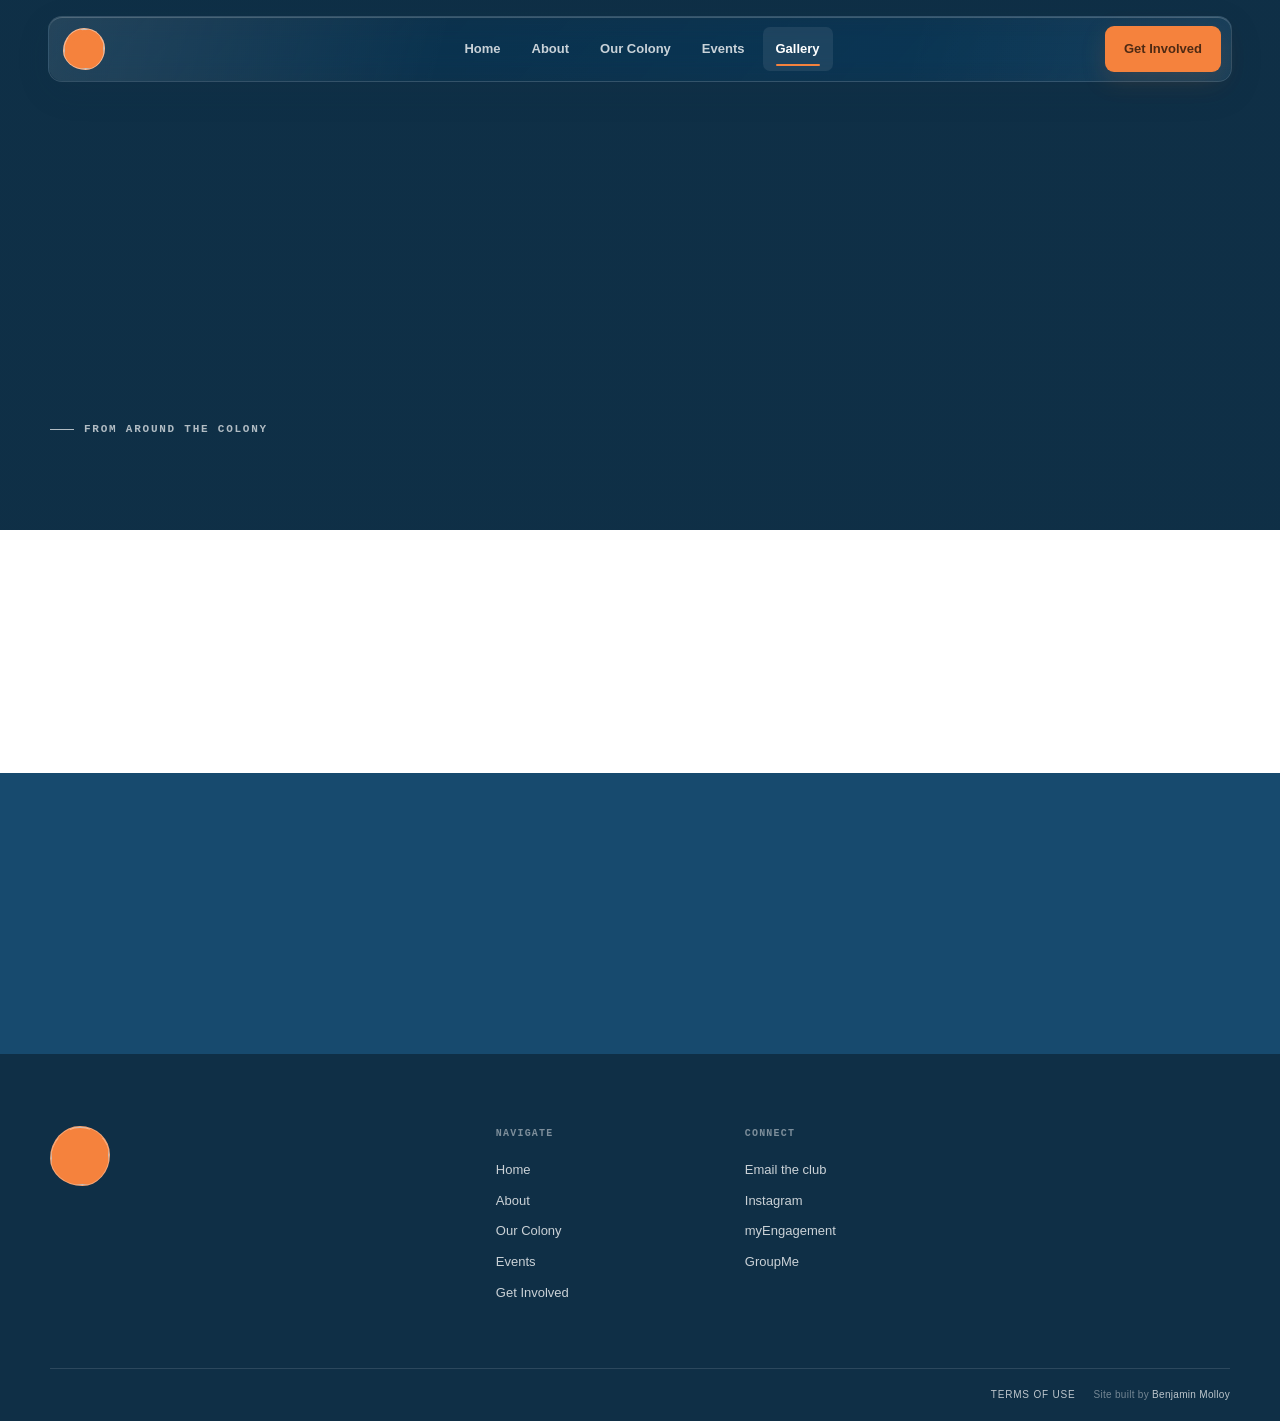
<file: gallery.html>
<!doctype html>
<html lang="en">
  <head>
    <meta charset="utf-8">
    <meta name="viewport" content="width=device-width, initial-scale=1">
    <meta name="referrer" content="no-referrer">
    <meta name="theme-color" content="">
    <meta name="description" content="" data-cms-content="gallery.GalleryDescription">
    <meta property="og:title" content="Gallery" data-cms-content="gallery.GalleryTitle">
    <meta property="og:description" content="" data-cms-content="gallery.GalleryDescription">
    <title>Gallery | Cat Colony Care Society</title>
    <script src="js/cmsTheme.js?v=5"></script>
    <link rel="stylesheet" href="css/site.css?v=23">
  </head>
  <body data-page="gallery" data-title-path="gallery.GalleryTitle">
    <a class="skip-link" href="#main-content">Skip to content</a>
    <div data-component="header"></div>

    <main id="main-content">
      <header
        class="page-masthead"
        style="--masthead-image: var(--brand-image-5, none)"
        data-cms-bg="branding.backgroundimage5"
        data-cms-bg-var="--masthead-image"
      >
        <div class="container masthead-inner">
          <div class="masthead-copy">
            <p class="eyebrow eyebrow-light">From around the colony</p>
            <h1 class="page-title" data-cms-text="gallery.GalleryTitle"></h1>
            <p class="page-lede" data-cms-text="gallery.GalleryDescription"></p>
          </div>
        </div>
      </header>

      <section class="section section-white gallery-section">
        <div class="container">
          <div class="gallery-toolbar" data-reveal>
            <p
              class="eyebrow"
              data-cms-count="gallery"
              data-cms-count-singular="photograph"
              data-cms-count-plural="photographs"
            ></p>
            <p class="gallery-sort-label">Newest first</p>
          </div>

          <div class="gallery-grid" data-cms-repeat="gallery">
            <template>
              <figure class="gallery-item" data-reveal>
                <a
                  class="gallery-photo-link"
                  target="_blank"
                  rel="noreferrer"
                  aria-haspopup="dialog"
                  data-cms-href="$item.Image"
                >
                  <div
                    class="photo-surface"
                    style="--photo: var(--brand-image-5, none)"
                    data-cms-bg="$item.Image"
                    data-cms-title="$item.Description"
                  ></div>
                </a>
                <figcaption class="glass-card gallery-glass-caption">
                  <span class="gallery-caption" data-cms-text="$item.Description"></span>
                  <span class="gallery-meta">
                    <time
                      data-cms-text="$item.Date"
                      data-cms-datetime="$item.Date"
                      data-calendar-date
                      data-calendar-date-style="compact"
                    ></time>
                    <span class="gallery-credit" data-cms-text="$item.Credit"></span>
                  </span>
                </figcaption>
              </figure>
            </template>
          </div>

          <nav class="gallery-pagination glass-card" data-gallery-pagination aria-label="Gallery pages" hidden>
            <button class="gallery-page-direction" type="button" data-gallery-previous>Previous</button>
            <div class="gallery-page-numbers" data-gallery-page-numbers></div>
            <button class="gallery-page-direction" type="button" data-gallery-next>Next</button>
            <p class="sr-only" data-gallery-page-status aria-live="polite"></p>
          </nav>
        </div>
      </section>

      <section class="closing-band">
        <div class="container closing-grid" data-reveal>
          <div class="closing-copy">
            <p class="eyebrow eyebrow-light">Connect with the society</p>
            <h2 class="closing-title" data-cms-text="branding.Title"></h2>
            <p data-cms-text="branding.Description"></p>
          </div>
          <a class="button" href="get-involved.html">Contact CCCS</a>
        </div>
      </section>
    </main>

    <div class="gallery-lightbox" data-gallery-lightbox aria-hidden="true" hidden>
      <div class="gallery-lightbox-backdrop" aria-hidden="true"></div>
      <div class="gallery-lightbox-dialog" role="dialog" aria-modal="true" aria-label="Expanded gallery image">
        <button class="gallery-lightbox-close" type="button" aria-label="Close image" data-gallery-lightbox-close>×</button>
        <div class="gallery-lightbox-image" role="img" data-gallery-lightbox-image></div>
      </div>
    </div>

    <div data-component="footer"></div>

    <script src="js/cmsContentLoader.js"></script>
    <script src="js/cmsCache.js?v=3"></script>
    <script src="js/componentLoader.js?v=10"></script>
    <script src="js/cmsBinder.js?v=4"></script>
    <script src="js/cmsPage.js?v=4"></script>
    <script src="js/calendarComponent.js?v=5"></script>
    <script src="js/siteInteractions.js?v=4"></script>
    <script src="js/pages/gallery.js?v=6"></script>
  </body>
</html>
</file>
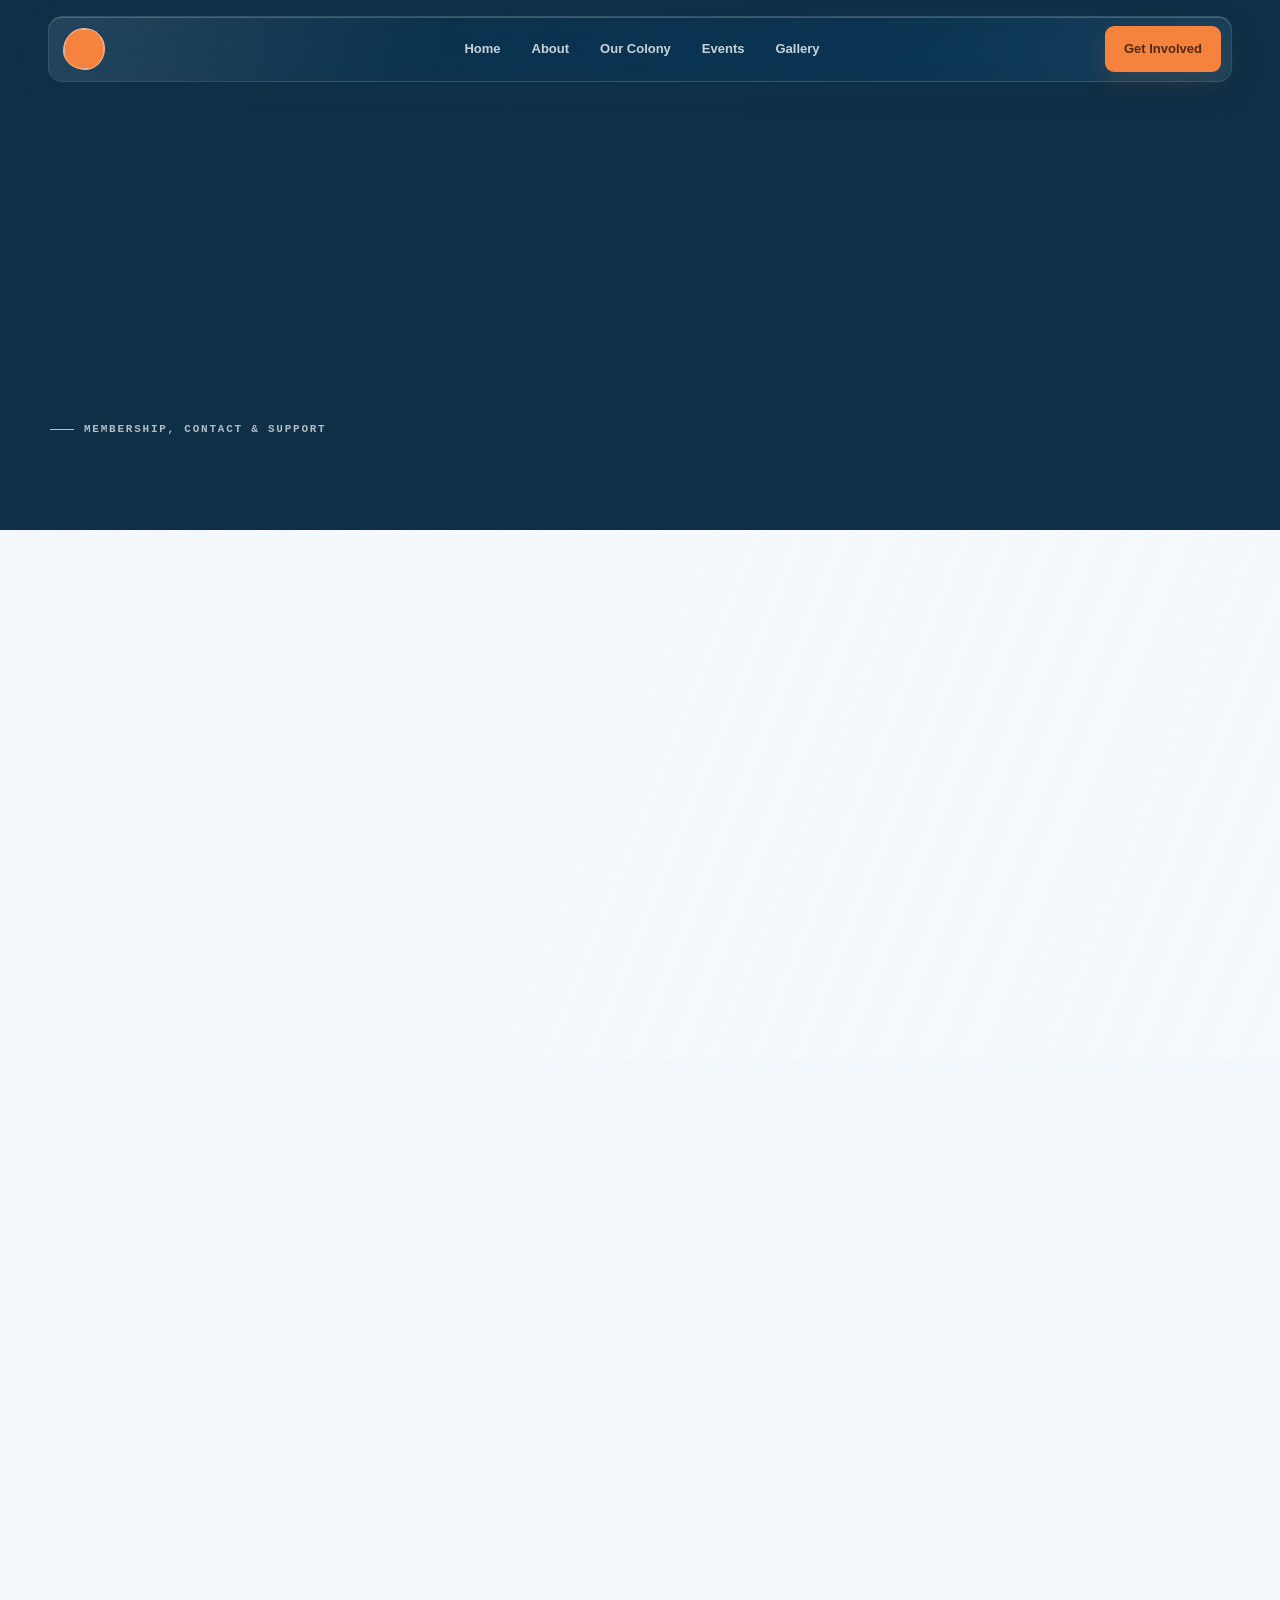
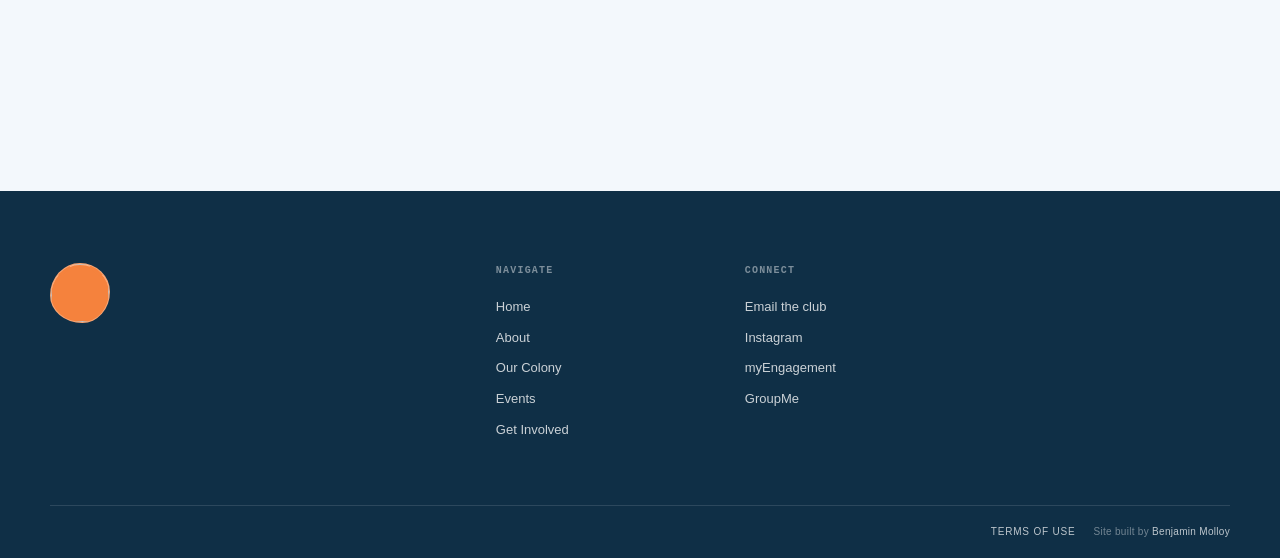
<file: get-involved.html>
<!doctype html>
<html lang="en">
  <head>
    <meta charset="utf-8">
    <meta name="viewport" content="width=device-width, initial-scale=1">
    <meta name="referrer" content="no-referrer">
    <meta name="theme-color" content="">
    <meta name="description" content="" data-cms-content="calltoaction.Paragraph">
    <meta property="og:title" content="Get Involved" data-cms-content="calltoaction.Title">
    <meta property="og:description" content="" data-cms-content="calltoaction.Paragraph">
    <title>Get Involved | Cat Colony Care Society</title>
    <script src="js/cmsTheme.js?v=5"></script>
    <link rel="stylesheet" href="css/site.css?v=23">
  </head>
  <body data-page="involved" data-title-path="calltoaction.Title">
    <a class="skip-link" href="#main-content">Skip to content</a>
    <div data-component="header"></div>

    <main id="main-content">
      <header
        class="page-masthead"
        style="--masthead-image: var(--brand-image-6, none)"
        data-cms-bg="branding.backgroundimage6"
        data-cms-bg-var="--masthead-image"
      >
        <div class="container masthead-inner">
          <div class="masthead-copy">
            <p class="eyebrow eyebrow-light">Membership, contact &amp; support</p>
            <h1 class="page-title" data-cms-text="calltoaction.Title"></h1>
            <p class="page-lede" data-cms-text="calltoaction.Paragraph"></p>
          </div>
        </div>
      </header>

      <section
        class="section section-photo-field"
        style="--section-image: var(--brand-image-1, none)"
        data-cms-bg="branding.backgroundimage1"
        data-cms-bg-var="--section-image"
      >
        <div class="container">
          <div class="action-grid action-grid-four" data-reveal>
            <article class="action-card glass-card">
              <p class="action-number">01 · JOIN</p>
              <h3>MyEngagement</h3>
              <p data-cms-text="contact.MyEngagmentURL"></p>
              <a class="text-link" target="_blank" rel="noreferrer" data-cms-href="contact.MyEngagmentURL">Open myEngagement</a>
            </article>

            <article class="action-card glass-card">
              <p class="action-number">02 · EMAIL</p>
              <h3>Email</h3>
              <p data-cms-text="contact.Email"></p>
              <a class="text-link" data-cms-mailto="contact.Email" data-cms-mailto-subject="Getting involved with CCCS">Start an email</a>
            </article>

            <article class="action-card glass-card">
              <p class="action-number">03 · FOLLOW</p>
              <h3>Instagram</h3>
              <p data-cms-text="contact.InstagramURL"></p>
              <a class="text-link" target="_blank" rel="noreferrer" data-cms-href="contact.InstagramURL">Open Instagram</a>
            </article>

            <article class="action-card glass-card">
              <p class="action-number">04 · CONNECT</p>
              <h3>GroupMe</h3>
              <p data-cms-text="contact.GroupMe"></p>
              <a class="text-link" target="_blank" rel="noreferrer" data-cms-href="contact.GroupMe">Open GroupMe</a>
            </article>
          </div>
        </div>
      </section>

      <section class="section section-ice">
        <div class="container">
          <div class="fundraiser-panel fundraiser-panel-widget" data-reveal>
            <div class="fundraiser-copy glass-card glass-card-dark">
              <p class="eyebrow eyebrow-light">Fundraising</p>
              <h2 class="feature-title" data-cms-text="gofundme.Title"></h2>
              <p data-cms-text="gofundme.Paragraph"></p>
              <a class="button" target="_blank" rel="noreferrer" data-cms-href="gofundme.Link">Open fundraiser</a>
            </div>

            <div class="gfm-widget-frame gfm-widget-frame-large" role="region" aria-label="GoFundMe fundraiser">
              <div
                class="gfm-embed"
                data-url="https://www.gofundme.com/f/support-the-nku-cat-colony/widget/large?attribution_id=sl%3Abd08e716-375a-458f-967e-32d8ba2df58b"
              ></div>
            </div>
          </div>
        </div>
      </section>

    </main>

    <div data-component="footer"></div>

    <script src="js/cmsContentLoader.js"></script>
    <script src="js/cmsCache.js?v=3"></script>
    <script src="js/componentLoader.js?v=10"></script>
    <script src="js/cmsBinder.js?v=4"></script>
    <script src="js/cmsPage.js?v=4"></script>
    <script src="js/siteInteractions.js?v=4"></script>
    <script src="js/pages/contact.js?v=4"></script>
    <script defer src="https://www.gofundme.com/static/js/embed.js"></script>
  </body>
</html>
</file>
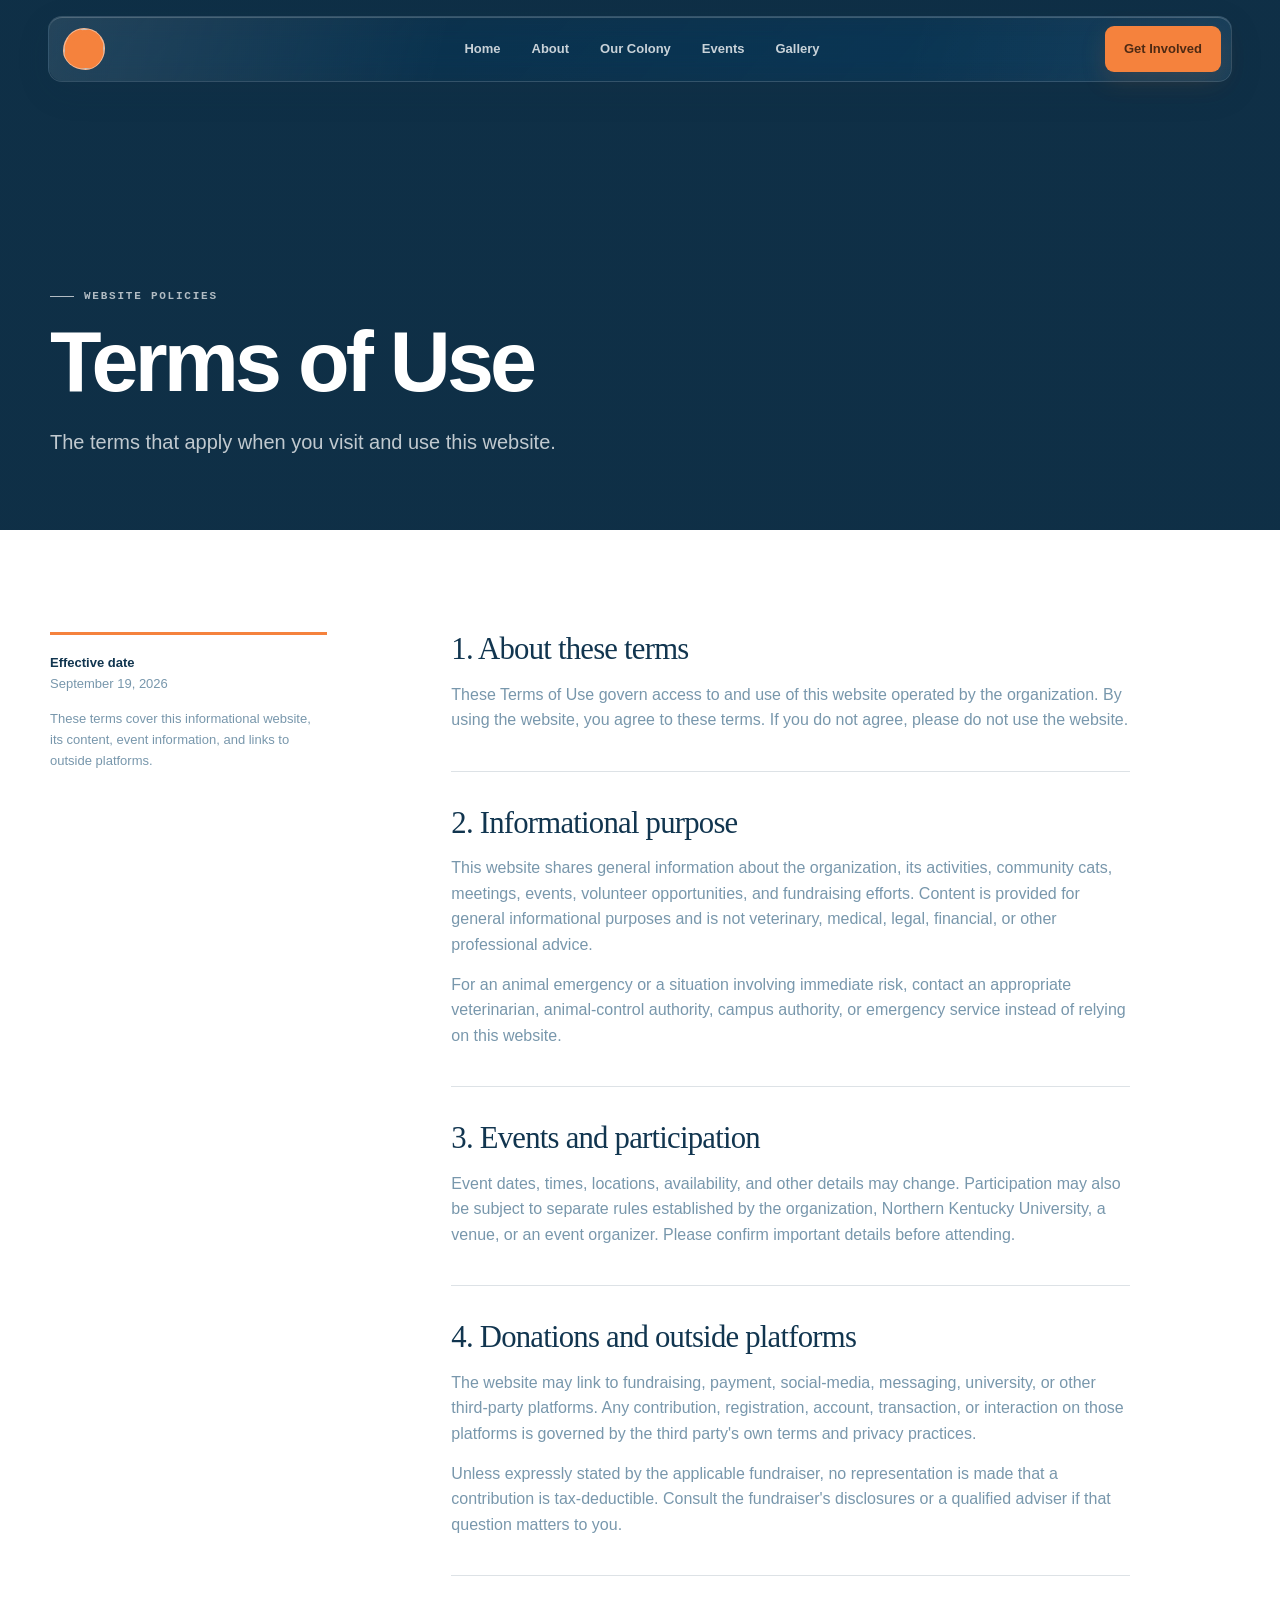
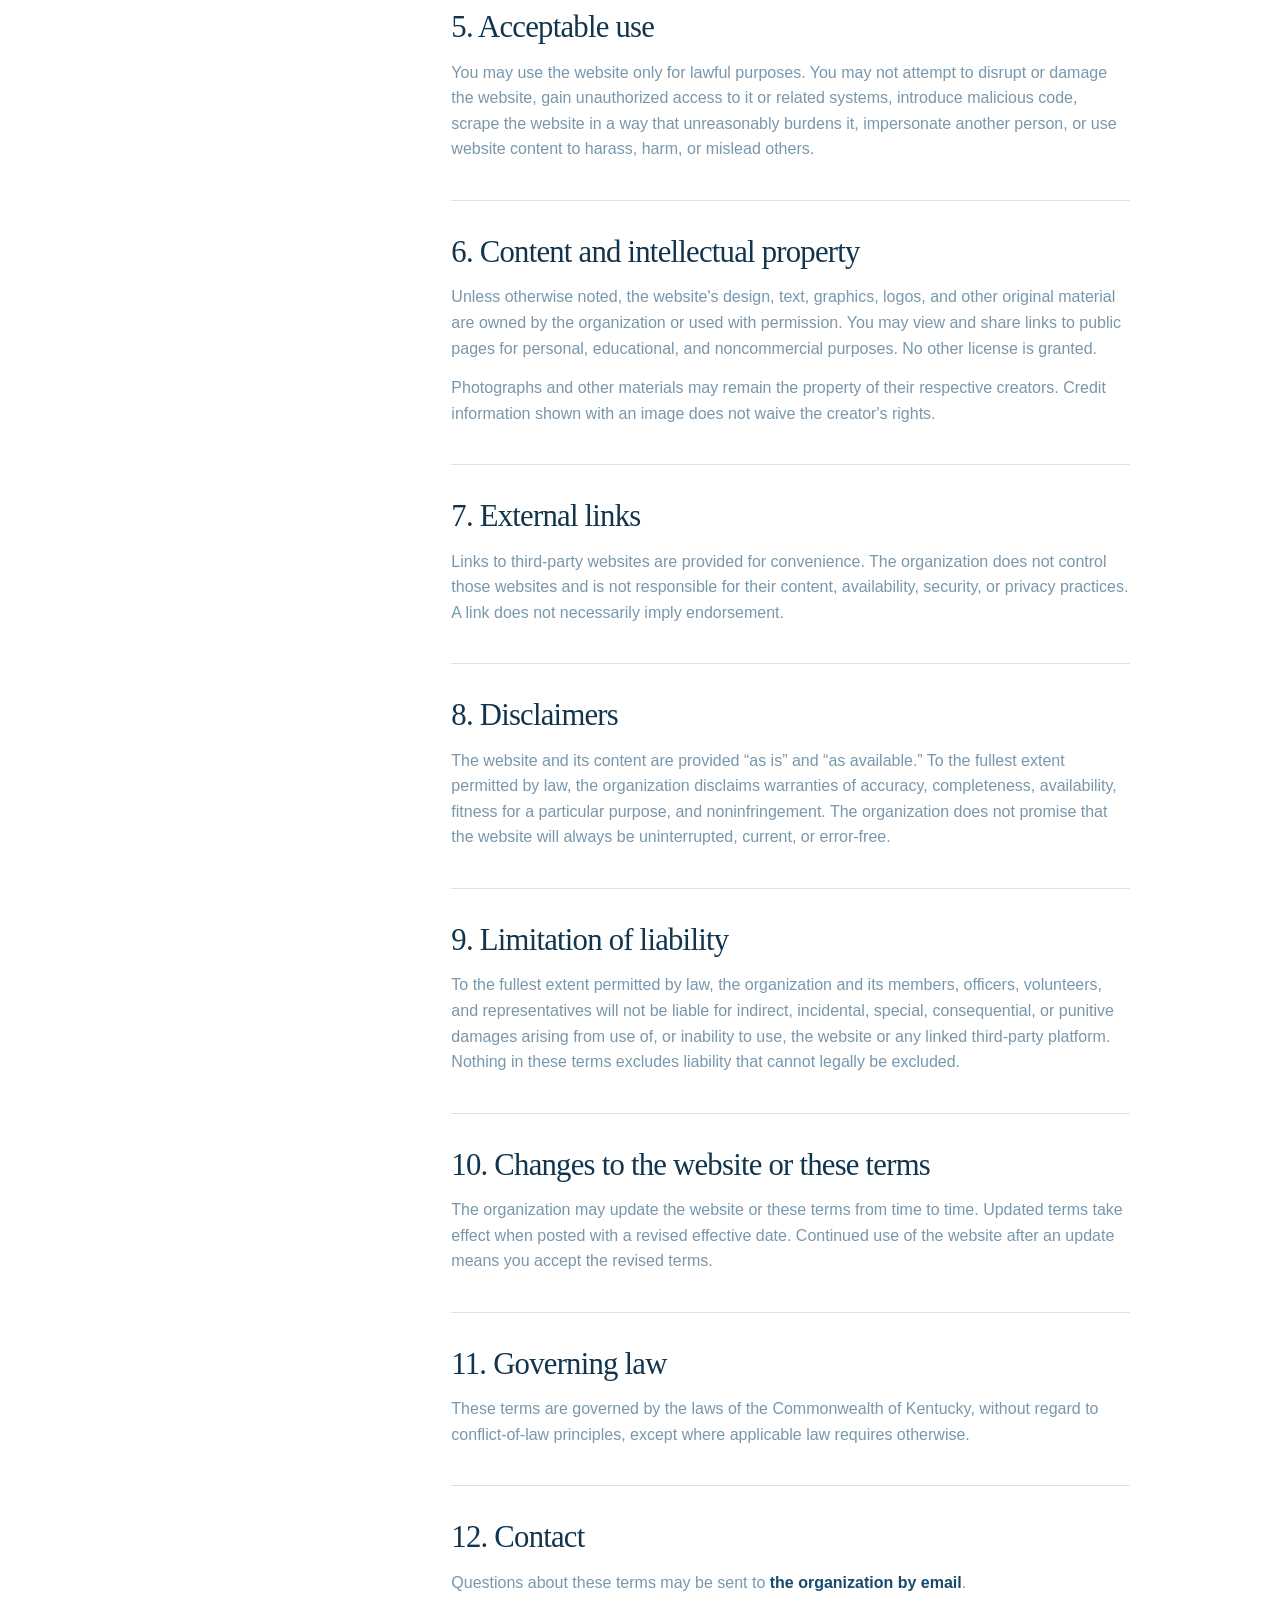
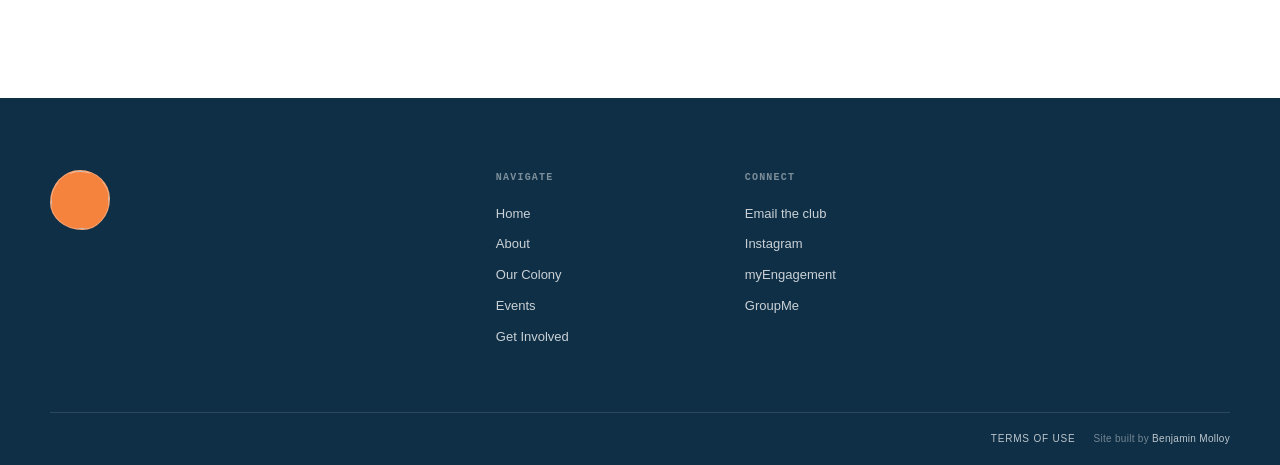
<file: terms.html>
<!doctype html>
<html lang="en">
  <head>
    <meta charset="utf-8">
    <meta name="viewport" content="width=device-width, initial-scale=1">
    <meta name="referrer" content="no-referrer">
    <meta name="theme-color" content="">
    <meta name="description" content="Terms governing use of the Cat Colony Care Society website.">
    <meta property="og:title" content="Terms of Use">
    <meta property="og:description" content="Terms governing use of the Cat Colony Care Society website.">
    <title>Terms of Use | Cat Colony Care Society</title>
    <script src="js/cmsTheme.js?v=5"></script>
    <link rel="stylesheet" href="css/site.css?v=23">
  </head>
  <body data-page="terms">
    <a class="skip-link" href="#main-content">Skip to content</a>
    <div data-component="header"></div>

    <main id="main-content">
      <header
        class="page-masthead"
        style="--masthead-image: var(--brand-image-2, none)"
        data-cms-bg="branding.backgroundimage2"
        data-cms-bg-var="--masthead-image"
      >
        <div class="container masthead-inner">
          <div class="masthead-copy">
            <p class="eyebrow eyebrow-light">Website policies</p>
            <h1 class="page-title">Terms of Use</h1>
            <p class="page-lede">The terms that apply when you visit and use this website.</p>
          </div>
        </div>
      </header>

      <section class="section section-white legal-section">
        <div class="container legal-layout">
          <aside class="legal-summary" aria-label="Terms summary">
            <p><strong>Effective date</strong><br>September 19, 2026</p>
            <p>These terms cover this informational website, its content, event information, and links to outside platforms.</p>
          </aside>

          <div class="legal-content">
            <section>
              <h2>1. About these terms</h2>
              <p>
                These Terms of Use govern access to and use of this website operated by
                <span data-cms-text="branding.Title">the organization</span>. By using the website, you agree to these terms. If you do not agree, please do not use the website.
              </p>
            </section>

            <section>
              <h2>2. Informational purpose</h2>
              <p>This website shares general information about the organization, its activities, community cats, meetings, events, volunteer opportunities, and fundraising efforts. Content is provided for general informational purposes and is not veterinary, medical, legal, financial, or other professional advice.</p>
              <p>For an animal emergency or a situation involving immediate risk, contact an appropriate veterinarian, animal-control authority, campus authority, or emergency service instead of relying on this website.</p>
            </section>

            <section>
              <h2>3. Events and participation</h2>
              <p>Event dates, times, locations, availability, and other details may change. Participation may also be subject to separate rules established by the organization, Northern Kentucky University, a venue, or an event organizer. Please confirm important details before attending.</p>
            </section>

            <section>
              <h2>4. Donations and outside platforms</h2>
              <p>The website may link to fundraising, payment, social-media, messaging, university, or other third-party platforms. Any contribution, registration, account, transaction, or interaction on those platforms is governed by the third party's own terms and privacy practices.</p>
              <p>Unless expressly stated by the applicable fundraiser, no representation is made that a contribution is tax-deductible. Consult the fundraiser's disclosures or a qualified adviser if that question matters to you.</p>
            </section>

            <section>
              <h2>5. Acceptable use</h2>
              <p>You may use the website only for lawful purposes. You may not attempt to disrupt or damage the website, gain unauthorized access to it or related systems, introduce malicious code, scrape the website in a way that unreasonably burdens it, impersonate another person, or use website content to harass, harm, or mislead others.</p>
            </section>

            <section>
              <h2>6. Content and intellectual property</h2>
              <p>Unless otherwise noted, the website's design, text, graphics, logos, and other original material are owned by the organization or used with permission. You may view and share links to public pages for personal, educational, and noncommercial purposes. No other license is granted.</p>
              <p>Photographs and other materials may remain the property of their respective creators. Credit information shown with an image does not waive the creator's rights.</p>
            </section>

            <section>
              <h2>7. External links</h2>
              <p>Links to third-party websites are provided for convenience. The organization does not control those websites and is not responsible for their content, availability, security, or privacy practices. A link does not necessarily imply endorsement.</p>
            </section>

            <section>
              <h2>8. Disclaimers</h2>
              <p>The website and its content are provided “as is” and “as available.” To the fullest extent permitted by law, the organization disclaims warranties of accuracy, completeness, availability, fitness for a particular purpose, and noninfringement. The organization does not promise that the website will always be uninterrupted, current, or error-free.</p>
            </section>

            <section>
              <h2>9. Limitation of liability</h2>
              <p>To the fullest extent permitted by law, the organization and its members, officers, volunteers, and representatives will not be liable for indirect, incidental, special, consequential, or punitive damages arising from use of, or inability to use, the website or any linked third-party platform. Nothing in these terms excludes liability that cannot legally be excluded.</p>
            </section>

            <section>
              <h2>10. Changes to the website or these terms</h2>
              <p>The organization may update the website or these terms from time to time. Updated terms take effect when posted with a revised effective date. Continued use of the website after an update means you accept the revised terms.</p>
            </section>

            <section>
              <h2>11. Governing law</h2>
              <p>These terms are governed by the laws of the Commonwealth of Kentucky, without regard to conflict-of-law principles, except where applicable law requires otherwise.</p>
            </section>

            <section>
              <h2>12. Contact</h2>
              <p>
                Questions about these terms may be sent to
                <a data-cms-mailto="contact.Email"><span data-cms-text="contact.Email">the organization by email</span></a>.
              </p>
            </section>
          </div>
        </div>
      </section>
    </main>

    <div data-component="footer"></div>

    <script src="js/cmsContentLoader.js"></script>
    <script src="js/cmsCache.js?v=3"></script>
    <script src="js/componentLoader.js?v=10"></script>
    <script src="js/cmsBinder.js?v=4"></script>
    <script src="js/cmsPage.js?v=4"></script>
    <script src="js/siteInteractions.js?v=4"></script>
    <script src="js/pages/terms.js?v=1"></script>
  </body>
</html>
</file>
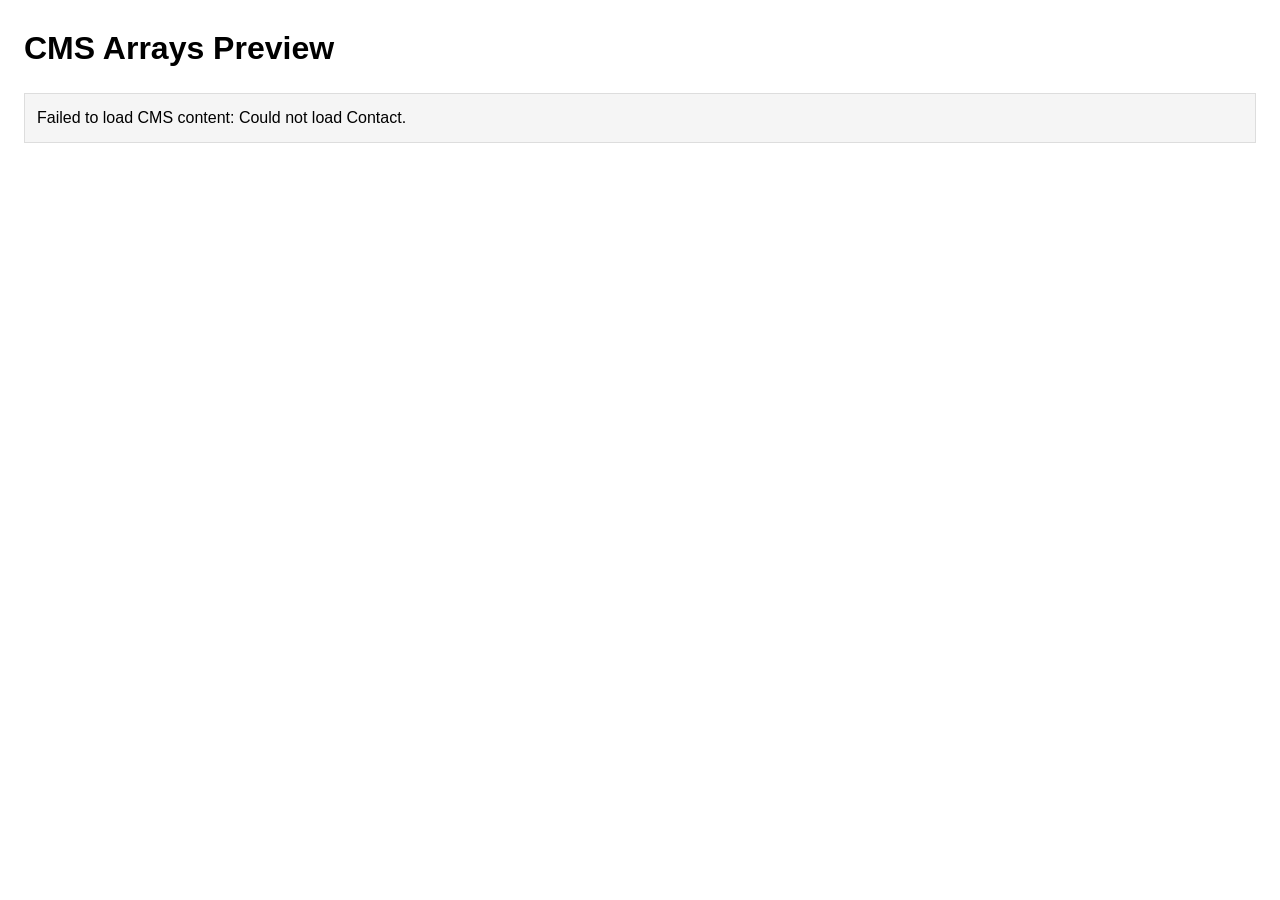
<file: testing/cms-arrays-preview.html>
<!doctype html>
<html lang="en">
<head>
  <meta charset="utf-8">
  <meta name="viewport" content="width=device-width, initial-scale=1">
  <title>CMS Arrays Preview</title>
  <style>
    body {
      font-family: Arial, sans-serif;
      line-height: 1.5;
      margin: 24px;
    }

    .status {
      background: #f5f5f5;
      border: 1px solid #ddd;
      margin-bottom: 16px;
      padding: 12px;
    }

    section {
      border-top: 1px solid #ddd;
      margin-top: 20px;
      padding-top: 16px;
    }

    li {
      margin: 4px 0;
    }

    code {
      background: #f5f5f5;
      padding: 2px 4px;
    }
  </style>
</head>
<body>
  <h1>CMS Arrays Preview</h1>
  <div id="status" class="status">Loading CMS content...</div>
  <main id="output"></main>

  <script>
    const spreadsheetId = '1QZtmlsuTkXGAFxonQ1n-gZLTUU_5Jr0D';
    const sheetNames = [
      'Contact',
      'Gallery',
      'Events',
      'Campus_Cats',
      'About_E_Board',
      'About_Mission',
      'Go_Fund_Me',
      'Meeting_Calendar',
      'Landing_Carousel',
      'Call_To_Action',
      'Site_Branding'
    ];

    function loadSheet(sheetName) {
      return new Promise((resolve, reject) => {
        const callbackName = `cmsCallback_${Date.now()}_${Math.random().toString(36).slice(2)}`;
        const script = document.createElement('script');
        const url = new URL(`https://docs.google.com/spreadsheets/d/${spreadsheetId}/gviz/tq`);

        url.searchParams.set('sheet', sheetName);
        url.searchParams.set('headers', '0');
        url.searchParams.set('tqx', `out:json;responseHandler:${callbackName}`);

        window[callbackName] = (data) => {
          delete window[callbackName];
          script.remove();
          resolve(data);
        };

        script.onerror = () => {
          delete window[callbackName];
          script.remove();
          reject(new Error(`Could not load ${sheetName}.`));
        };

        script.src = url.toString();
        document.head.appendChild(script);
      });
    }

    function cellToText(cell) {
      if (!cell) {
        return '';
      }

      const value = cell.f ?? cell.v ?? '';
      return String(value).trim();
    }

    function tableToRows(table) {
      const columnCount = table.cols.length;

      return table.rows.map((row) => {
        const cells = [];

        for (let columnIndex = 0; columnIndex < columnCount; columnIndex += 1) {
          cells.push(cellToText(row.c[columnIndex]));
        }

        return cells;
      });
    }

    function isNA(value) {
      return String(value).trim().toUpperCase() === 'N/A';
    }

    function parseDisplay(value) {
      const normalizedValue = String(value).trim().toUpperCase();
      return normalizedValue === 'TRUE' || normalizedValue === '1';
    }

    function parseSheet(rows) {
      const display = parseDisplay(rows[1]?.[1]);
      const topArrayName = rows[2]?.[1]?.trim();
      const complexity = rows[3]?.[1]?.trim().toLowerCase();
      const contentType = rows[4]?.[1]?.trim().toLowerCase();
      const array = { display };
      let started = false;

      rows.forEach((row, rowIndex) => {
        if (rowIndex < 6) {
          return;
        }

        const command = row[0].trim().toUpperCase();

        if (command === 'START') {
          started = true;
          return;
        }

        if (command === 'END') {
          started = false;
          return;
        }

        if (!started || command !== 'FIELD') {
          return;
        }

        if (complexity === 'basic' || contentType === 'static') {
          const variableName = row[2].trim();
          const value = row[3];

          if (variableName && !isNA(variableName)) {
            array[variableName] = value;
          }

          return;
        }

        const subArrayName = row[2].trim();
        const variableName = row[3].trim();
        const value = row[4];

        if (!variableName || isNA(variableName)) {
          return;
        }

        if (contentType === 'hybrid' && (!subArrayName || isNA(subArrayName))) {
          array[variableName] = value;
          return;
        }

        if (!subArrayName || isNA(subArrayName)) {
          return;
        }

        if (!array[subArrayName]) {
          array[subArrayName] = {};
        }

        array[subArrayName][variableName] = value;
      });

      return {
        name: topArrayName,
        value: array
      };
    }

    function printValue(parent, path, value) {
      const list = document.createElement('ul');

      Object.entries(value).forEach(([key, entryValue]) => {
        const item = document.createElement('li');
        const currentPath = `${path}.${key}`;

        if (entryValue && typeof entryValue === 'object') {
          const label = document.createElement('strong');
          label.textContent = currentPath;
          item.appendChild(label);
          printValue(item, currentPath, entryValue);
        } else {
          item.innerHTML = `<code>${currentPath}</code>: ${entryValue}`;
        }

        list.appendChild(item);
      });

      parent.appendChild(list);
    }

    function printCmsArrays(cmsArrays) {
      const output = document.getElementById('output');
      output.innerHTML = '';

      Object.entries(cmsArrays).forEach(([arrayName, arrayValue]) => {
        const section = document.createElement('section');
        const heading = document.createElement('h2');

        heading.textContent = arrayName;
        section.appendChild(heading);
        printValue(section, arrayName, arrayValue);
        output.appendChild(section);
      });
    }

    async function main() {
      const status = document.getElementById('status');
      const cmsArrays = {};

      for (const sheetName of sheetNames) {
        const data = await loadSheet(sheetName);
        const rows = tableToRows(data.table);
        const parsedSheet = parseSheet(rows);

        cmsArrays[parsedSheet.name] = parsedSheet.value;
      }

      window.cmsArrays = cmsArrays;
      Object.assign(window, cmsArrays);
      printCmsArrays(cmsArrays);
      status.textContent = `Loaded ${Object.keys(cmsArrays).length} CMS arrays.`;
    }

    main().catch((error) => {
      document.getElementById('status').textContent = `Failed to load CMS content: ${error.message}`;
    });
  </script>
</body>
</html>
</file>
<file: css/site.css>
:root {
  --brand-primary: #174a6e;
  --brand-secondary: #f5823d;
  --brand-third: #2d9c91;
  --brand-fourth: #f3f8fc;
  --navy: var(--brand-primary);
  --navy-deep: color-mix(in srgb, var(--brand-primary) 64%, #000);
  --navy-ink: color-mix(in srgb, var(--brand-primary) 72%, #000);
  --orange: var(--brand-secondary);
  --orange-dark: color-mix(in srgb, var(--brand-secondary) 76%, #000);
  --teal: var(--brand-third);
  --ice: var(--brand-fourth);
  --paper: color-mix(in srgb, var(--brand-fourth) 72%, #fff);
  --white: #fff;
  --muted: color-mix(in srgb, var(--brand-primary) 56%, var(--brand-fourth));
  --line: color-mix(in srgb, var(--navy-ink) 14%, transparent);
  --line-light: color-mix(in srgb, var(--white) 22%, transparent);
  --shadow-soft: 0 14px 42px color-mix(in srgb, var(--navy) 9%, transparent);
  --shadow-glass: 0 22px 60px color-mix(in srgb, var(--navy-deep) 28%, transparent);
  --radius-small: 9px;
  --radius-medium: 16px;
  --radius-large: 26px;
  --container: 1180px;
  --gutter: clamp(20px, 4vw, 48px);
  --font-sans: "Avenir Next", Avenir, "Helvetica Neue", Helvetica, Arial, sans-serif;
  --font-editorial: "Iowan Old Style", "Baskerville", Georgia, serif;
}

*,
*::before,
*::after {
  box-sizing: border-box;
}

html {
  color-scheme: light;
  scroll-behavior: smooth;
}

body {
  margin: 0;
  background: var(--paper);
  color: var(--navy-ink);
  font-family: var(--font-sans);
  font-size: 16px;
  font-synthesis: none;
  line-height: 1.6;
  text-rendering: optimizeLegibility;
  -webkit-font-smoothing: antialiased;
}

body.menu-open {
  overflow: hidden;
}

img {
  display: block;
  max-width: 100%;
}

a {
  color: inherit;
  text-decoration-thickness: 1px;
  text-underline-offset: 0.18em;
}

button,
input,
textarea,
select {
  font: inherit;
}

button,
a {
  -webkit-tap-highlight-color: transparent;
}

:focus-visible {
  outline: 3px solid color-mix(in srgb, var(--orange) 72%, transparent);
  outline-offset: 3px;
}

::selection {
  background: color-mix(in srgb, var(--orange) 26%, transparent);
}

.sr-only {
  position: absolute;
  width: 1px;
  height: 1px;
  padding: 0;
  margin: -1px;
  overflow: hidden;
  clip: rect(0, 0, 0, 0);
  white-space: nowrap;
  border: 0;
}

.skip-link {
  position: fixed;
  top: 10px;
  left: 10px;
  z-index: 100;
  padding: 10px 14px;
  transform: translateY(-160%);
  border-radius: var(--radius-small);
  background: var(--white);
  color: var(--navy-deep);
  font-weight: 650;
  transition: transform 160ms ease;
}

.skip-link:focus {
  transform: translateY(0);
}

.container {
  width: min(calc(100% - (var(--gutter) * 2)), var(--container));
  margin-inline: auto;
}

.site-header {
  position: fixed;
  top: 0;
  left: 0;
  z-index: 60;
  width: 100%;
  padding: 16px var(--gutter);
  pointer-events: none;
}

.nav-shell {
  position: relative;
  display: grid;
  grid-template-columns: minmax(210px, 1fr) auto minmax(136px, 1fr);
  align-items: center;
  width: min(100%, 1320px);
  min-height: 66px;
  margin-inline: auto;
  padding: 8px 10px 8px 14px;
  overflow: visible;
  border: 1px solid rgba(255, 255, 255, 0.16);
  border-radius: 14px;
  pointer-events: auto;
  transition:
    background-color 200ms ease,
    border-color 200ms ease,
    box-shadow 200ms ease,
    backdrop-filter 200ms ease;
}

.glass-nav {
  background: linear-gradient(130deg, color-mix(in srgb, var(--navy-deep) 48%, transparent), color-mix(in srgb, var(--navy) 24%, transparent));
  box-shadow:
    inset 0 1px 0 rgba(255, 255, 255, 0.2),
    0 10px 34px color-mix(in srgb, var(--navy-deep) 10%, transparent);
  -webkit-backdrop-filter: blur(14px) saturate(132%);
  backdrop-filter: blur(14px) saturate(132%);
}

.site-header.is-scrolled .glass-nav {
  background: linear-gradient(130deg, color-mix(in srgb, var(--navy-deep) 90%, transparent), color-mix(in srgb, var(--navy) 76%, transparent));
  border-color: rgba(255, 255, 255, 0.24);
  box-shadow:
    inset 0 1px 0 rgba(255, 255, 255, 0.2),
    0 18px 46px color-mix(in srgb, var(--navy-deep) 20%, transparent);
  -webkit-backdrop-filter: blur(24px) saturate(140%);
  backdrop-filter: blur(24px) saturate(140%);
}

.nav-shell::before {
  position: absolute;
  inset: 0;
  z-index: -1;
  border-radius: inherit;
  background: linear-gradient(105deg, rgba(255, 255, 255, 0.1), transparent 34%, transparent 72%, rgba(255, 255, 255, 0.05));
  content: "";
  pointer-events: none;
}

.brand {
  display: inline-flex;
  align-items: center;
  width: fit-content;
  color: var(--white);
  text-decoration: none;
}

.brand-mark {
  position: relative;
  display: grid;
  width: 42px;
  height: 42px;
  flex: 0 0 auto;
  place-items: center;
  overflow: hidden;
  border: 1px solid rgba(255, 255, 255, 0.44);
  border-radius: 50% 50% 46% 54% / 54% 48% 52% 46%;
  background: var(--orange);
  box-shadow: inset 0 1px 0 rgba(255, 255, 255, 0.42);
  color: color-mix(in srgb, var(--orange) 36%, #000);
}

.brand-mark::before,
.brand-mark::after {
  position: absolute;
  top: -4px;
  width: 15px;
  height: 15px;
  transform: rotate(45deg);
  border-radius: 3px 2px 5px 2px;
  background: var(--orange);
  content: "";
}

.brand-mark::before {
  left: 2px;
}

.brand-mark::after {
  right: 2px;
}

.brand-mark span {
  position: relative;
  z-index: 1;
  margin-top: 3px;
  font-size: 11px;
  font-weight: 800;
  letter-spacing: -0.04em;
}

.brand-copy {
  display: grid;
  margin-left: 11px;
  line-height: 1.08;
}

.brand-copy strong {
  margin-top: 4px;
  font-size: 13px;
  font-weight: 620;
  letter-spacing: -0.01em;
  white-space: nowrap;
}

.brand-copy small {
  color: var(--orange);
  font-family: ui-monospace, SFMono-Regular, Menlo, Consolas, monospace;
  font-size: 9px;
  font-weight: 760;
  letter-spacing: 0.16em;
  text-transform: uppercase;
}

.primary-nav {
  display: flex;
  align-items: center;
  gap: 5px;
}

.primary-nav a {
  position: relative;
  padding: 12px 13px;
  border-radius: 7px;
  color: rgba(255, 255, 255, 0.78);
  font-size: 13px;
  font-weight: 550;
  text-decoration: none;
  transition:
    color 150ms ease,
    background-color 150ms ease;
}

.primary-nav a::after {
  position: absolute;
  right: 13px;
  bottom: 5px;
  left: 13px;
  height: 2px;
  transform: scaleX(0);
  transform-origin: left;
  border-radius: 2px;
  background: var(--orange);
  content: "";
  transition: transform 180ms ease;
}

.primary-nav a:hover,
.primary-nav a[aria-current="page"] {
  background: rgba(255, 255, 255, 0.08);
  color: var(--white);
}

.primary-nav a[aria-current="page"]::after {
  transform: scaleX(1);
}

.primary-nav .nav-mobile-action {
  display: none;
}

.nav-action {
  justify-self: end;
}

.menu-toggle {
  display: none;
}

.button {
  display: inline-flex;
  min-height: 48px;
  align-items: center;
  justify-content: center;
  padding: 0 20px;
  border: 1px solid transparent;
  border-radius: var(--radius-small);
  background: var(--orange);
  box-shadow: 0 8px 24px color-mix(in srgb, var(--orange-dark) 20%, transparent);
  color: color-mix(in srgb, var(--orange) 32%, #000);
  font-size: 14px;
  font-weight: 680;
  text-decoration: none;
  transition:
    transform 160ms ease,
    background-color 160ms ease,
    box-shadow 160ms ease;
}

.button:hover {
  transform: translateY(-1px);
  background: color-mix(in srgb, var(--orange) 82%, #fff);
  box-shadow: 0 12px 28px color-mix(in srgb, var(--orange-dark) 24%, transparent);
}

.button-small {
  min-height: 46px;
  padding-inline: 18px;
  font-size: 13px;
}

.button-outline {
  border-color: rgba(255, 255, 255, 0.36);
  background: rgba(255, 255, 255, 0.08);
  box-shadow: none;
  color: var(--white);
}

.button-outline:hover {
  background: rgba(255, 255, 255, 0.16);
}

.button-secondary {
  border-color: var(--line);
  background: var(--white);
  box-shadow: none;
  color: var(--navy-deep);
}

.button-secondary:hover {
  background: var(--ice);
  box-shadow: none;
}

.text-link {
  display: inline-flex;
  align-items: center;
  gap: 8px;
  color: inherit;
  font-weight: 650;
  text-decoration: none;
}

.text-link::after {
  content: "→";
  transition: transform 150ms ease;
}

.text-link:hover::after {
  transform: translateX(3px);
}

.home-hero,
.page-masthead {
  position: relative;
  isolation: isolate;
  overflow: hidden;
  background: var(--navy-deep);
  color: var(--white);
}

.home-hero {
  min-height: max(680px, 92svh);
}

.hero-slide {
  position: absolute;
  inset: 0;
  visibility: hidden;
  opacity: 0;
  background-image:
    linear-gradient(90deg, color-mix(in srgb, var(--navy-deep) 94%, transparent) 0%, color-mix(in srgb, var(--navy-deep) 83%, transparent) 40%, color-mix(in srgb, var(--navy-deep) 36%, transparent) 72%, color-mix(in srgb, var(--navy-deep) 42%, transparent) 100%),
    var(--hero-image);
  background-position: center;
  background-size: cover;
  transition:
    opacity 380ms ease,
    visibility 380ms ease;
}

.hero-slide::after,
.page-masthead::after {
  position: absolute;
  inset: 0;
  z-index: -1;
  background:
    linear-gradient(180deg, color-mix(in srgb, var(--navy-deep) 12%, transparent), transparent 36%),
    linear-gradient(0deg, color-mix(in srgb, var(--navy-deep) 54%, transparent), transparent 28%);
  content: "";
}

.hero-slide.is-active {
  visibility: visible;
  opacity: 1;
}

.hero-content {
  position: relative;
  z-index: 2;
  display: grid;
  min-height: max(680px, 92svh);
  grid-template-columns: repeat(12, 1fr);
  align-items: end;
  gap: 24px;
  padding-top: 150px;
  padding-bottom: 144px;
}

.hero-copy {
  grid-column: 1 / span 7;
  max-width: 700px;
}

.eyebrow {
  display: flex;
  align-items: center;
  gap: 10px;
  margin: 0 0 18px;
  color: var(--orange);
  font-family: ui-monospace, SFMono-Regular, Menlo, Consolas, monospace;
  font-size: 11px;
  font-weight: 700;
  letter-spacing: 0.16em;
  line-height: 1.2;
  text-transform: uppercase;
}

.eyebrow::before {
  width: 24px;
  height: 1px;
  background: currentColor;
  content: "";
}

.eyebrow-light {
  color: rgba(255, 255, 255, 0.68);
}

.hero-title,
.page-title,
.section-title,
.feature-title,
.closing-title {
  margin: 0;
  font-weight: 560;
  letter-spacing: -0.045em;
  text-wrap: balance;
}

.hero-title {
  max-width: 760px;
  font-size: clamp(3.2rem, 7vw, 6.5rem);
  line-height: 0.94;
}

.hero-lede {
  max-width: 610px;
  margin: 26px 0 0;
  color: rgba(255, 255, 255, 0.75);
  font-size: clamp(1.05rem, 1.6vw, 1.28rem);
  line-height: 1.6;
}

.hero-actions {
  display: flex;
  flex-wrap: wrap;
  align-items: center;
  gap: 14px 20px;
  margin-top: 34px;
}

.hero-text-link {
  color: var(--white);
}

.hero-glass {
  position: relative;
  grid-column: 8 / -1;
  align-self: end;
  padding: 30px;
  overflow: hidden;
  border: 1px solid rgba(255, 255, 255, 0.28);
  border-radius: var(--radius-medium);
  background: linear-gradient(135deg, rgba(255, 255, 255, 0.18), rgba(255, 255, 255, 0.08));
  box-shadow:
    inset 0 1px 0 rgba(255, 255, 255, 0.34),
    inset 0 -1px 0 rgba(255, 255, 255, 0.08),
    var(--shadow-glass);
  -webkit-backdrop-filter: blur(18px) saturate(118%);
  backdrop-filter: blur(18px) saturate(118%);
}

.hero-glass::before {
  position: absolute;
  inset: 0;
  background: linear-gradient(118deg, rgba(255, 255, 255, 0.16), transparent 28%, transparent 76%);
  content: "";
  pointer-events: none;
}

.glass-label {
  position: relative;
  margin: 0 0 20px;
  color: rgba(255, 255, 255, 0.66);
  font-size: 11px;
  font-weight: 700;
  letter-spacing: 0.14em;
  text-transform: uppercase;
}

.glass-event {
  position: relative;
  display: grid;
  grid-template-columns: 62px 1fr;
  gap: 18px;
  align-items: start;
}

.date-block {
  display: grid;
  min-height: 62px;
  place-items: center;
  border: 1px solid rgba(255, 255, 255, 0.2);
  border-radius: 10px;
  background: color-mix(in srgb, var(--navy-deep) 34%, transparent);
  line-height: 1;
}

.date-block strong {
  margin-top: 10px;
  font-size: 24px;
  font-weight: 580;
}

.date-block span {
  margin-bottom: 9px;
  color: var(--orange);
  font-size: 10px;
  font-weight: 750;
  letter-spacing: 0.14em;
}

.glass-event h2 {
  margin: 1px 0 6px;
  font-size: 20px;
  font-weight: 580;
  letter-spacing: -0.02em;
  line-height: 1.22;
}

.glass-event p {
  margin: 0;
  color: rgba(255, 255, 255, 0.7);
  font-size: 14px;
  line-height: 1.5;
}

.glass-callout {
  position: relative;
  display: grid;
  grid-template-columns: 92px minmax(0, 1fr);
  gap: 20px;
  align-items: start;
}

.glass-callout-media {
  min-height: 92px;
  border: 1px solid rgba(255, 255, 255, 0.24);
  border-radius: 10px;
  background-color: color-mix(in srgb, var(--navy-deep) 28%, transparent);
  background-image:
    linear-gradient(145deg, rgba(255, 255, 255, 0.08), color-mix(in srgb, var(--navy-deep) 18%, transparent)),
    var(--callout-image);
  background-position: center;
  background-size: cover;
  box-shadow: inset 0 1px 0 rgba(255, 255, 255, 0.18);
}

.glass-callout h2 {
  margin: 0 0 7px;
  font-size: 19px;
  font-weight: 580;
  letter-spacing: -0.025em;
  line-height: 1.2;
}

.glass-callout p {
  display: -webkit-box;
  margin: 0;
  overflow: hidden;
  color: rgba(255, 255, 255, 0.72);
  font-size: 13px;
  line-height: 1.48;
  -webkit-box-orient: vertical;
  -webkit-line-clamp: 3;
}

.glass-rule {
  position: relative;
  height: 1px;
  margin: 22px 0 16px;
  background: rgba(255, 255, 255, 0.18);
}

.glass-link {
  position: relative;
  color: var(--white);
  font-size: 13px;
}

.carousel-controls {
  position: absolute;
  right: 0;
  bottom: 48px;
  left: 0;
  z-index: 5;
  display: flex;
  gap: 8px;
  width: min(calc(100% - (var(--gutter) * 2)), var(--container));
  margin-inline: auto;
}

.carousel-tab {
  position: relative;
  display: flex;
  min-width: 78px;
  align-items: center;
  gap: 9px;
  padding: 10px 12px;
  overflow: hidden;
  border: 1px solid transparent;
  border-radius: 8px;
  background: transparent;
  color: rgba(255, 255, 255, 0.56);
  cursor: pointer;
  font-family: ui-monospace, SFMono-Regular, Menlo, Consolas, monospace;
  font-size: 10px;
  letter-spacing: 0.08em;
  transition:
    color 150ms ease,
    background-color 150ms ease;
}

.carousel-tab::before {
  position: absolute;
  inset: 0;
  z-index: 0;
  transform: scaleX(0);
  transform-origin: left;
  background: rgba(255, 255, 255, 0.13);
  content: "";
  pointer-events: none;
}

.carousel-tab.is-active.is-progressing::before {
  animation: carousel-tab-progress var(--carousel-cycle-duration, 5000ms) linear forwards;
}

[data-carousel].is-cycle-paused .carousel-tab.is-active.is-progressing::before {
  animation-play-state: paused;
}

.carousel-tab > span {
  position: relative;
  z-index: 1;
}

.carousel-tab::after {
  position: relative;
  z-index: 1;
  width: 30px;
  height: 2px;
  transform: scaleX(0.35);
  transform-origin: left;
  border-radius: 2px;
  background: currentColor;
  content: "";
  transition: transform 180ms ease;
}

.carousel-tab:hover,
.carousel-tab.is-active {
  background: rgba(255, 255, 255, 0.08);
  color: var(--white);
}

.carousel-tab.is-active::after {
  transform: scaleX(1);
  background: var(--orange);
}

@keyframes carousel-tab-progress {
  to {
    transform: scaleX(1);
  }
}

.page-masthead {
  min-height: 530px;
  background-image:
    linear-gradient(90deg, color-mix(in srgb, var(--navy-deep) 94%, transparent) 0%, color-mix(in srgb, var(--navy-deep) 80%, transparent) 48%, color-mix(in srgb, var(--navy-deep) 36%, transparent) 100%),
    var(--masthead-image);
  background-position: center;
  background-size: cover;
}

.masthead-inner {
  position: relative;
  z-index: 2;
  display: grid;
  min-height: 530px;
  grid-template-columns: repeat(12, 1fr);
  align-items: end;
  gap: 24px;
  padding-top: 160px;
  padding-bottom: 72px;
}

.masthead-copy {
  grid-column: 1 / span 8;
  max-width: 800px;
}

.page-title {
  font-size: clamp(3rem, 6.6vw, 5.6rem);
  line-height: 0.98;
}

.page-lede {
  max-width: 630px;
  margin: 22px 0 0;
  color: rgba(255, 255, 255, 0.74);
  font-size: clamp(1rem, 1.6vw, 1.25rem);
}

.masthead-index {
  grid-column: 10 / -1;
  align-self: end;
  padding: 20px 0 4px;
  border-top: 1px solid rgba(255, 255, 255, 0.32);
  color: rgba(255, 255, 255, 0.64);
  font-family: ui-monospace, SFMono-Regular, Menlo, Consolas, monospace;
  font-size: 11px;
  letter-spacing: 0.12em;
  text-transform: uppercase;
}

.masthead-index strong {
  display: block;
  margin-top: 8px;
  color: var(--white);
  font-family: var(--font-sans);
  font-size: 16px;
  font-weight: 560;
  letter-spacing: -0.01em;
  text-transform: none;
}

.section {
  padding-block: clamp(72px, 9vw, 116px);
}

.section-compact {
  padding-block: clamp(56px, 7vw, 88px);
}

.section-ice {
  background: var(--ice);
}

.section-white {
  background: var(--white);
}

.section-photo-field {
  position: relative;
  isolation: isolate;
  background-color: var(--ice);
  background-image:
    linear-gradient(112deg, color-mix(in srgb, var(--ice) 90%, transparent), color-mix(in srgb, var(--paper) 76%, transparent)),
    var(--section-image);
  background-position: center;
  background-size: cover;
}

/* Shared refractive card treatment: translucency, blur, edge-light and depth. */
.glass-card {
  position: relative;
  overflow: hidden;
  border: 1px solid rgba(255, 255, 255, 0.46);
  border-radius: 20px;
  background: rgba(255, 255, 255, 0.32);
  box-shadow:
    0 8px 32px color-mix(in srgb, var(--navy) 12%, transparent),
    inset 0 1px 0 rgba(255, 255, 255, 0.62),
    inset 0 -1px 0 rgba(255, 255, 255, 0.12),
    inset 0 0 8px 4px rgba(255, 255, 255, 0.22);
  -webkit-backdrop-filter: blur(11px) saturate(132%);
  backdrop-filter: blur(11px) saturate(132%);
}

.glass-card::before {
  position: absolute;
  top: 0;
  right: 0;
  left: 0;
  z-index: 2;
  height: 1px;
  background: linear-gradient(90deg, transparent, rgba(255, 255, 255, 0.88), transparent);
  content: "";
  pointer-events: none;
}

.glass-card::after {
  position: absolute;
  top: 0;
  bottom: 0;
  left: 0;
  z-index: 2;
  width: 1px;
  background: linear-gradient(180deg, rgba(255, 255, 255, 0.88), transparent, rgba(255, 255, 255, 0.34));
  content: "";
  pointer-events: none;
}

.glass-card-dark {
  border-color: rgba(255, 255, 255, 0.3);
  background: color-mix(in srgb, var(--navy-deep) 36%, transparent);
  box-shadow:
    0 14px 38px rgba(0, 0, 0, 0.2),
    inset 0 1px 0 rgba(255, 255, 255, 0.5),
    inset 0 -1px 0 rgba(255, 255, 255, 0.1),
    inset 0 0 8px 4px rgba(255, 255, 255, 0.12);
}

.section-dark {
  background: var(--navy-deep);
  color: var(--white);
}

.section-heading {
  display: grid;
  grid-template-columns: repeat(12, 1fr);
  gap: 24px;
  align-items: start;
  margin-bottom: clamp(42px, 6vw, 72px);
}

.section-heading .eyebrow {
  grid-column: 1 / span 3;
  margin-top: 10px;
}

.section-heading-copy {
  grid-column: 4 / span 7;
}

.section-title {
  font-size: clamp(2.35rem, 4.5vw, 4.15rem);
  line-height: 1.02;
}

.section-lede {
  max-width: 680px;
  margin: 22px 0 0;
  color: var(--muted);
  font-size: clamp(1rem, 1.5vw, 1.18rem);
}

.section-dark .section-lede {
  color: rgba(255, 255, 255, 0.68);
}

.editorial-grid {
  display: grid;
  grid-template-columns: repeat(12, 1fr);
  gap: 24px;
  align-items: start;
}

.editorial-aside {
  grid-column: 1 / span 3;
}

.editorial-aside p {
  margin: 0;
  padding-top: 18px;
  border-top: 1px solid var(--line);
  color: var(--muted);
  font-size: 13px;
}

.editorial-main {
  grid-column: 4 / span 7;
}

.editorial-main > :first-child {
  margin-top: 0;
}

.editorial-main .lead-copy {
  font-size: clamp(1.45rem, 2.5vw, 2.2rem);
  line-height: 1.34;
  letter-spacing: -0.025em;
}

.editorial-main p {
  max-width: 720px;
  color: color-mix(in srgb, var(--navy) 72%, var(--brand-fourth));
}

.editorial-main p + p {
  margin-top: 24px;
}

.section-index {
  color: var(--orange-dark);
  font-family: ui-monospace, SFMono-Regular, Menlo, Consolas, monospace;
  font-size: 11px;
  font-weight: 740;
  letter-spacing: 0.12em;
}

.editorial-fundraiser {
  border-bottom: 1px solid var(--line);
}

.editorial-fundraiser-grid {
  align-items: center;
}

.editorial-fundraiser-title {
  max-width: 680px;
  margin: 0;
  font-size: clamp(2.25rem, 4.6vw, 4.25rem);
  font-weight: 560;
  letter-spacing: -0.045em;
  line-height: 1;
  text-wrap: balance;
}

.editorial-fundraiser .editorial-main .lead-copy {
  max-width: 620px;
  margin-top: 24px;
  color: var(--muted);
  font-size: clamp(1.05rem, 1.7vw, 1.28rem);
  line-height: 1.55;
  letter-spacing: -0.012em;
}

.editorial-action {
  grid-column: 11 / -1;
  justify-self: end;
}

.editorial-action .button {
  width: max-content;
}

.metric-rail {
  grid-column: 11 / -1;
  margin: 0;
  padding: 0;
  border-top: 1px solid var(--line);
  list-style: none;
}

.metric-rail li {
  padding: 18px 0;
  border-bottom: 1px solid var(--line);
}

.metric-rail span {
  display: block;
  color: var(--muted);
  font-size: 11px;
  font-weight: 700;
  letter-spacing: 0.1em;
  text-transform: uppercase;
}

.metric-rail strong {
  display: block;
  margin-top: 5px;
  font-size: 15px;
  font-weight: 580;
}

.club-rules-heading {
  margin-bottom: clamp(34px, 5vw, 54px);
}

.rule-list {
  padding-inline: clamp(20px, 3vw, 36px);
  background: rgba(255, 255, 255, 0.38);
}

.rule-row {
  display: grid;
  grid-template-columns: 90px minmax(0, 1fr);
  gap: clamp(18px, 4vw, 58px);
  align-items: start;
  padding-block: clamp(24px, 3.5vw, 38px);
  border-bottom: 1px solid color-mix(in srgb, var(--navy-ink) 14%, transparent);
}

.rule-row:last-child {
  border-bottom: 0;
}

.rule-number {
  padding-top: 4px;
  color: var(--orange-dark);
  font-family: ui-monospace, SFMono-Regular, Menlo, Consolas, monospace;
  font-size: 11px;
  font-weight: 760;
  letter-spacing: 0.12em;
}

.rule-row p {
  max-width: 820px;
  margin: 0;
  color: color-mix(in srgb, var(--navy) 82%, var(--brand-fourth));
  font-size: clamp(1.05rem, 2vw, 1.42rem);
  line-height: 1.5;
}

.flat-panel {
  border: 1px solid var(--line);
  border-radius: var(--radius-medium);
  background: var(--white);
}

.split-feature {
  display: grid;
  grid-template-columns: minmax(0, 1.15fr) minmax(320px, 0.85fr);
  min-height: 540px;
  overflow: hidden;
  border: 1px solid var(--line);
  border-radius: var(--radius-large);
  background: var(--white);
  box-shadow: var(--shadow-soft);
}

.split-feature.reverse {
  grid-template-columns: minmax(320px, 0.85fr) minmax(0, 1.15fr);
}

.split-feature.reverse .photo-surface {
  order: 2;
}

.photo-surface {
  min-height: 420px;
  background-color: var(--navy);
  background-image:
    linear-gradient(180deg, color-mix(in srgb, var(--navy-deep) 2%, transparent), color-mix(in srgb, var(--navy-deep) 30%, transparent)),
    var(--photo);
  background-position: center;
  background-size: cover;
}

.feature-copy {
  display: flex;
  flex-direction: column;
  justify-content: center;
  padding: clamp(36px, 5vw, 70px);
}

.feature-number {
  margin: 0 0 34px;
  color: var(--orange);
  font-family: ui-monospace, SFMono-Regular, Menlo, Consolas, monospace;
  font-size: 12px;
  font-weight: 700;
  letter-spacing: 0.12em;
}

.feature-title {
  font-size: clamp(2rem, 3.8vw, 3.4rem);
  line-height: 1.04;
}

.feature-copy > p:not(.feature-number) {
  margin: 22px 0 0;
  color: var(--muted);
  font-size: 17px;
}

.feature-meta {
  display: flex;
  flex-wrap: wrap;
  gap: 10px 22px;
  margin: 28px 0 0;
  padding: 18px 0 0;
  border-top: 1px solid var(--line);
  color: var(--muted);
  font-size: 13px;
}

.feature-copy .text-link,
.feature-copy .button {
  align-self: flex-start;
  margin-top: 30px;
}

.image-pair {
  display: grid;
  grid-template-columns: 0.92fr 1.08fr;
  gap: 24px;
  margin-top: 64px;
}

.image-pair .photo-surface {
  min-height: 430px;
  border-radius: var(--radius-medium);
}

.image-pair .photo-surface:last-child {
  margin-top: 70px;
}

.about-story-section {
  overflow: hidden;
}

.mission-story {
  display: grid;
  gap: clamp(58px, 8vw, 96px);
}

.mission-story-row {
  position: relative;
  display: grid;
  grid-template-columns: minmax(280px, 0.92fr) minmax(0, 1.08fr);
  gap: clamp(38px, 7vw, 88px);
  align-items: center;
  padding-top: clamp(34px, 5vw, 54px);
  border-top: 1px solid color-mix(in srgb, var(--orange) 46%, transparent);
}

.mission-story-row::before {
  position: absolute;
  top: -2px;
  left: 0;
  width: 54px;
  height: 3px;
  background: var(--orange);
  content: "";
}

.mission-story-row.image-right {
  grid-template-columns: minmax(0, 1.08fr) minmax(280px, 0.92fr);
}

.mission-story-row.image-right::before {
  right: 0;
  left: auto;
}

.mission-story-row.image-right .mission-photo {
  order: 2;
}

.mission-photo {
  min-height: clamp(320px, 37vw, 440px);
  border: 1px solid color-mix(in srgb, var(--orange) 36%, transparent);
  border-radius: 14px;
  background-color: var(--navy);
  background-image:
    linear-gradient(180deg, color-mix(in srgb, var(--navy-deep) 2%, transparent), color-mix(in srgb, var(--navy-deep) 20%, transparent)),
    var(--photo);
  background-position: center;
  background-size: cover;
  box-shadow: var(--shadow-soft);
}

.mission-copy {
  padding-inline: clamp(0px, 2vw, 24px);
}

.mission-copy p {
  margin: 0;
  color: color-mix(in srgb, var(--navy) 78%, var(--brand-fourth));
  font-size: clamp(1.05rem, 1.55vw, 1.2rem);
  line-height: 1.75;
}

.mission-story-row.only-copy,
.mission-story-row.only-image {
  grid-template-columns: minmax(0, 860px);
  justify-content: center;
}

.mission-story-row.only-copy .mission-copy {
  padding-inline: 0;
}

.mission-story-row.only-image .mission-photo {
  width: 100%;
  min-height: clamp(360px, 48vw, 540px);
}

.board-grid {
  display: grid;
  grid-template-columns: 1fr;
  gap: 24px;
}

.person-card {
  display: grid;
  grid-template-columns: minmax(260px, 0.65fr) minmax(0, 1.35fr);
  min-height: 300px;
  overflow: hidden;
  background: rgba(255, 255, 255, 0.38);
}

.person-card .photo-surface {
  min-height: 300px;
}

.person-copy {
  display: flex;
  flex-direction: column;
  justify-content: center;
  padding: clamp(30px, 5vw, 64px);
}

.person-card:not(.has-image) {
  grid-template-columns: minmax(0, 760px);
  justify-content: center;
}

.person-role {
  margin: 0 0 10px;
  color: var(--orange-dark);
  font-size: 11px;
  font-weight: 750;
  letter-spacing: 0.11em;
  text-transform: uppercase;
}

.person-copy h3 {
  margin: 0;
  font-size: 28px;
  font-weight: 570;
  letter-spacing: -0.035em;
  line-height: 1.1;
}

.person-copy p:last-child {
  margin: 18px 0 0;
  color: var(--muted);
  font-size: 14px;
}

.profile-stack {
  display: grid;
  gap: 34px;
}

.cat-profile {
  display: grid;
  grid-template-columns: minmax(0, 1.2fr) minmax(340px, 0.8fr);
  min-height: 540px;
  overflow: hidden;
  border-radius: var(--radius-large);
  background: rgba(255, 255, 255, 0.56);
}

.cat-profile:nth-child(even) {
  grid-template-columns: minmax(340px, 0.8fr) minmax(0, 1.2fr);
}

.cat-profile:nth-child(even) .photo-surface {
  order: 2;
}

.cat-profile .photo-surface {
  min-height: 540px;
}

.profile-copy {
  display: flex;
  flex-direction: column;
  justify-content: center;
  padding: clamp(38px, 5vw, 72px);
}

.profile-label {
  margin: 0;
  color: var(--teal);
  font-family: ui-monospace, SFMono-Regular, Menlo, Consolas, monospace;
  font-size: 11px;
  font-weight: 700;
  letter-spacing: 0.12em;
  text-transform: uppercase;
}

.profile-copy h2 {
  margin: 0;
  font-size: clamp(2.5rem, 5vw, 4.6rem);
  font-weight: 560;
  letter-spacing: -0.05em;
  line-height: 0.98;
}

.profile-copy p:last-child {
  margin: 24px 0 0;
  color: var(--muted);
  font-size: 17px;
}

.event-list {
  padding-inline: clamp(18px, 3vw, 34px);
  background: rgba(255, 255, 255, 0.34);
}

.event-row {
  display: grid;
  grid-template-columns: 120px minmax(0, 1.5fr) minmax(190px, 0.55fr) auto;
  gap: 24px;
  align-items: center;
  padding: 30px 0;
  border-bottom: 1px solid color-mix(in srgb, var(--navy-ink) 13%, transparent);
}

.event-row:last-child {
  border-bottom: 0;
}

.event-date {
  font-family: ui-monospace, SFMono-Regular, Menlo, Consolas, monospace;
  font-size: 12px;
  font-weight: 700;
  letter-spacing: 0.08em;
  text-transform: uppercase;
}

.event-date strong {
  display: block;
  margin-top: 2px;
  color: var(--orange-dark);
  font-family: var(--font-sans);
  font-size: 28px;
  font-weight: 570;
  letter-spacing: -0.04em;
}

.event-info h3 {
  margin: 0 0 6px;
  font-size: 22px;
  font-weight: 580;
  letter-spacing: -0.025em;
}

.event-info p,
.event-location {
  margin: 0;
  color: var(--muted);
  font-size: 14px;
}

.calendar-button {
  min-height: 42px;
  padding: 0 14px;
  border: 1px solid var(--line);
  border-radius: 8px;
  background: transparent;
  color: var(--navy-deep);
  cursor: pointer;
  font-size: 12px;
  font-weight: 650;
  transition:
    border-color 150ms ease,
    background-color 150ms ease;
}

.calendar-button:hover {
  border-color: color-mix(in srgb, var(--navy) 38%, transparent);
  background: var(--white);
}

.placeholder-events {
  display: grid;
  grid-template-columns: minmax(0, 1fr);
  gap: 24px;
}

.placeholder-event {
  display: grid;
  min-height: 228px;
  grid-template-columns: minmax(260px, 0.72fr) minmax(0, 1.28fr);
  overflow: hidden;
  background: rgba(255, 255, 255, 0.42);
}

.placeholder-event .photo-surface {
  min-height: 228px;
}

.placeholder-event-copy {
  align-self: center;
  padding: clamp(24px, 3.6vw, 42px);
}

.placeholder-event-copy .placeholder-date {
  margin: 0 0 16px;
  color: var(--orange-dark);
  font-size: 11px;
  font-weight: 750;
  letter-spacing: 0.1em;
  text-transform: uppercase;
}

.placeholder-event h3 {
  margin: 0;
  font-size: 26px;
  font-weight: 570;
  letter-spacing: -0.035em;
}

.placeholder-event p:last-child {
  max-width: 720px;
  margin: 13px 0 0;
  color: var(--muted);
}

.events-announcements {
  padding-block: clamp(56px, 7vw, 88px);
}

.events-calendar {
  overflow: visible;
  padding: clamp(18px, 2.8vw, 34px);
  background: rgba(255, 255, 255, 0.52);
}

.events-calendar-toolbar {
  display: flex;
  align-items: center;
  justify-content: space-between;
  gap: 24px;
  padding: 0 2px 20px;
}

.events-calendar-range {
  margin: 0;
  color: var(--navy-ink);
  font-family: var(--font-editorial);
  font-size: clamp(1.4rem, 2.2vw, 2rem);
  line-height: 1.15;
}

.events-calendar-key {
  display: inline-flex;
  align-items: center;
  gap: 8px;
  flex: 0 0 auto;
  color: var(--muted);
  font-family: ui-monospace, SFMono-Regular, Menlo, Consolas, monospace;
  font-size: 10px;
  font-weight: 700;
  letter-spacing: 0.12em;
  text-transform: uppercase;
}

.events-calendar-key i {
  width: 10px;
  height: 10px;
  border-radius: 50%;
  background: var(--orange);
  box-shadow: 0 0 0 4px color-mix(in srgb, var(--orange) 16%, transparent);
}

.events-calendar-viewport {
  border: 1px solid color-mix(in srgb, var(--navy) 16%, transparent);
  border-radius: 14px;
  background: rgba(255, 255, 255, 0.3);
}

.events-calendar-viewport:focus-visible {
  outline-offset: 5px;
}

.events-calendar-grid {
  display: grid;
  grid-template-columns: repeat(7, minmax(0, 1fr));
  overflow: visible;
}

.events-calendar-weekday {
  padding: 13px 14px;
  border-right: 1px solid color-mix(in srgb, var(--navy) 12%, transparent);
  border-bottom: 1px solid color-mix(in srgb, var(--navy) 16%, transparent);
  background: color-mix(in srgb, var(--navy) 7%, rgba(255, 255, 255, 0.72));
  color: var(--muted);
  font-family: ui-monospace, SFMono-Regular, Menlo, Consolas, monospace;
  font-size: 10px;
  font-weight: 750;
  letter-spacing: 0.13em;
  text-transform: uppercase;
}

.events-calendar-weekday:nth-child(7) {
  border-right: 0;
}

.events-calendar-day {
  position: relative;
  min-width: 0;
  min-height: 146px;
  padding: 12px;
  border-right: 1px solid color-mix(in srgb, var(--navy) 11%, transparent);
  border-bottom: 1px solid color-mix(in srgb, var(--navy) 11%, transparent);
  background: rgba(255, 255, 255, 0.38);
}

.events-calendar-day:nth-child(7n + 14) {
  border-right: 0;
}

.events-calendar-day:nth-last-child(-n + 7) {
  border-bottom: 0;
}

.events-calendar-day:hover,
.events-calendar-day:focus-within,
.events-calendar-day.is-popover-active {
  z-index: 8;
}

.events-calendar-day.is-today {
  background: color-mix(in srgb, var(--orange) 13%, rgba(255, 255, 255, 0.72));
  box-shadow: inset 0 3px 0 var(--orange);
}

.events-calendar-day-heading {
  display: flex;
  align-items: baseline;
  justify-content: space-between;
  gap: 8px;
  min-height: 30px;
}

.events-calendar-day-number {
  display: inline-grid;
  width: 28px;
  height: 28px;
  place-items: center;
  border-radius: 50%;
  color: var(--navy-ink);
  font-size: 13px;
  font-weight: 680;
  line-height: 1;
}

.events-calendar-day.is-today .events-calendar-day-number {
  background: var(--orange);
  box-shadow: 0 5px 16px color-mix(in srgb, var(--orange-dark) 20%, transparent);
  color: var(--white);
}

.events-calendar-month {
  color: var(--muted);
  font-family: ui-monospace, SFMono-Regular, Menlo, Consolas, monospace;
  font-size: 9px;
  font-weight: 700;
  letter-spacing: 0.12em;
  text-transform: uppercase;
}

.events-calendar-events {
  display: grid;
  min-width: 0;
  gap: 6px;
  margin-top: 5px;
}

.events-calendar-event {
  position: relative;
  min-width: 0;
}

.events-calendar-event-trigger {
  display: block;
  width: 100%;
  max-width: 100%;
  min-width: 0;
  min-height: 30px;
  padding: 6px 8px;
  overflow: hidden;
  border: 1px solid color-mix(in srgb, var(--navy) 16%, transparent);
  border-radius: 7px;
  background: color-mix(in srgb, var(--navy) 9%, rgba(255, 255, 255, 0.72));
  box-shadow: inset 3px 0 0 var(--orange);
  color: var(--navy-ink);
  cursor: pointer;
  font-size: 11px;
  font-weight: 650;
  line-height: 1.35;
  text-align: left;
  text-overflow: ellipsis;
  white-space: nowrap;
}

.events-calendar-event-trigger:hover,
.events-calendar-event-trigger[aria-expanded="true"] {
  border-color: color-mix(in srgb, var(--orange) 38%, transparent);
  background: color-mix(in srgb, var(--orange) 12%, rgba(255, 255, 255, 0.84));
}

.events-calendar-popover {
  position: absolute;
  top: calc(100% + 12px);
  left: 0;
  z-index: 30;
  width: min(320px, calc(100vw - 48px));
  padding: 22px;
  transform: translateY(5px);
  visibility: hidden;
  border: 1px solid rgba(255, 255, 255, 0.78);
  border-radius: 12px;
  background: color-mix(in srgb, var(--white) 84%, transparent);
  box-shadow:
    0 22px 50px color-mix(in srgb, var(--navy-deep) 24%, transparent),
    inset 0 1px 0 rgba(255, 255, 255, 0.9);
  opacity: 0;
  pointer-events: none;
  -webkit-backdrop-filter: blur(20px) saturate(132%);
  backdrop-filter: blur(20px) saturate(132%);
  transition:
    opacity 140ms ease,
    transform 140ms ease,
    visibility 140ms ease;
}

.events-calendar-popover::before {
  position: absolute;
  top: -7px;
  left: 20px;
  width: 12px;
  height: 12px;
  transform: rotate(45deg);
  border-top: 1px solid rgba(255, 255, 255, 0.78);
  border-left: 1px solid rgba(255, 255, 255, 0.78);
  background: color-mix(in srgb, var(--white) 88%, transparent);
  content: "";
}

.events-calendar-event.is-open .events-calendar-popover {
  transform: none;
  visibility: visible;
  opacity: 1;
  pointer-events: auto;
}

.events-calendar-day.is-edge-right .events-calendar-popover {
  right: 0;
  left: auto;
}

.events-calendar-day.is-edge-right .events-calendar-popover::before {
  right: 20px;
  left: auto;
}

.events-calendar-day.is-edge-bottom .events-calendar-popover {
  top: auto;
  bottom: calc(100% + 12px);
  transform: translateY(-5px);
}

.events-calendar-day.is-edge-bottom .events-calendar-popover::before {
  top: auto;
  bottom: -7px;
  transform: rotate(225deg);
}

.events-calendar-day.is-edge-bottom .events-calendar-event.is-open .events-calendar-popover {
  transform: none;
}

.events-calendar-popover h3 {
  margin: 0;
  color: var(--navy-ink);
  font-size: 20px;
  font-weight: 620;
  letter-spacing: -0.025em;
  line-height: 1.2;
}

.events-calendar-popover > p {
  margin: 11px 0 0;
  color: var(--muted);
  font-size: 13px;
  line-height: 1.55;
}

.events-calendar-popover dl {
  display: grid;
  gap: 9px;
  margin: 18px 0 0;
  padding-top: 14px;
  border-top: 1px solid color-mix(in srgb, var(--navy) 12%, transparent);
}

.events-calendar-popover dl > div {
  display: grid;
  grid-template-columns: 62px minmax(0, 1fr);
  gap: 10px;
}

.events-calendar-popover dt {
  color: var(--orange-dark);
  font-family: ui-monospace, SFMono-Regular, Menlo, Consolas, monospace;
  font-size: 9px;
  font-weight: 750;
  letter-spacing: 0.1em;
  text-transform: uppercase;
}

.events-calendar-popover dd {
  margin: 0;
  color: var(--navy-ink);
  font-size: 12px;
  line-height: 1.45;
}

.gallery-section {
  padding-block: clamp(56px, 7vw, 88px);
}

.gallery-toolbar {
  display: flex;
  align-items: center;
  justify-content: space-between;
  gap: 24px;
  margin-bottom: 30px;
  padding-bottom: 18px;
  border-bottom: 1px solid var(--line);
}

.gallery-toolbar .eyebrow {
  margin: 0;
}

.gallery-sort-label {
  margin: 0;
  color: var(--muted);
  font-family: ui-monospace, SFMono-Regular, Menlo, Consolas, monospace;
  font-size: 11px;
  font-weight: 700;
  letter-spacing: 0.12em;
  text-transform: uppercase;
}

.gallery-grid {
  display: grid;
  grid-template-columns: repeat(2, minmax(0, 1fr));
  gap: 28px 24px;
}

.gallery-item {
  position: relative;
  min-width: 0;
  margin: 0;
}

.gallery-item .photo-surface {
  aspect-ratio: 4 / 3;
  min-height: 0;
  border-radius: 14px;
}

.gallery-photo-link {
  position: relative;
  display: block;
  overflow: visible;
  border-radius: 14px;
  cursor: zoom-in;
}

@media (hover: hover) and (pointer: fine) {
  .gallery-photo-link .photo-surface {
    transform: none;
    transition:
      transform 180ms ease,
      box-shadow 180ms ease;
    will-change: transform;
  }

  .gallery-photo-link:hover .photo-surface,
  .gallery-photo-link:focus-visible .photo-surface {
    transform: translateY(-5px);
    box-shadow: 0 22px 46px color-mix(in srgb, var(--navy-deep) 24%, transparent);
  }
}

.gallery-item figcaption {
  position: absolute;
  right: 12px;
  bottom: 12px;
  left: 12px;
  display: grid;
  gap: 11px;
  margin: 0;
  padding: 16px 17px 15px;
  border-color: rgba(255, 255, 255, 0.72);
  border-radius: 12px;
  background: rgba(255, 255, 255, 0.76);
  box-shadow:
    0 12px 32px color-mix(in srgb, var(--navy-deep) 18%, transparent),
    inset 0 1px 0 rgba(255, 255, 255, 0.86);
  -webkit-backdrop-filter: blur(16px) saturate(126%);
  backdrop-filter: blur(16px) saturate(126%);
}

.gallery-caption {
  color: var(--navy-ink);
  font-size: 16px;
  font-weight: 620;
  line-height: 1.35;
}

.gallery-meta {
  display: flex;
  align-items: baseline;
  justify-content: space-between;
  gap: 12px;
  color: color-mix(in srgb, var(--navy-ink) 82%, var(--brand-fourth));
  font-family: ui-monospace, SFMono-Regular, Menlo, Consolas, monospace;
  font-size: 11px;
  font-weight: 680;
  letter-spacing: 0.035em;
  line-height: 1.45;
}

.gallery-meta time {
  color: var(--orange-dark);
  white-space: nowrap;
}

.gallery-credit {
  text-align: right;
}

.gallery-pagination {
  display: flex;
  align-items: center;
  justify-content: center;
  gap: 10px;
  width: fit-content;
  max-width: 100%;
  margin: 42px auto 0;
  padding: 9px;
  overflow: visible;
  background: rgba(255, 255, 255, 0.58);
}

.gallery-pagination[hidden] {
  display: none;
}

.gallery-page-numbers {
  display: flex;
  align-items: center;
  gap: 6px;
}

.gallery-pagination button {
  min-width: 38px;
  min-height: 38px;
  padding: 0 11px;
  border: 1px solid color-mix(in srgb, var(--navy) 17%, transparent);
  border-radius: 8px;
  background: rgba(255, 255, 255, 0.52);
  color: var(--navy-ink);
  cursor: pointer;
  font-size: 12px;
  font-weight: 680;
  transition:
    border-color 150ms ease,
    background-color 150ms ease,
    color 150ms ease;
}

.gallery-pagination button:hover:not(:disabled) {
  border-color: color-mix(in srgb, var(--orange) 48%, transparent);
  background: color-mix(in srgb, var(--orange) 12%, rgba(255, 255, 255, 0.82));
}

.gallery-pagination button.is-current {
  border-color: var(--orange);
  background: var(--orange);
  color: var(--white);
}

.gallery-pagination button:disabled {
  cursor: not-allowed;
  opacity: 0.42;
}

.gallery-page-direction {
  min-width: 86px !important;
}

body.gallery-lightbox-open {
  overflow: hidden;
}

.gallery-lightbox {
  position: fixed;
  inset: 0;
  z-index: 120;
  display: grid;
  place-items: center;
  padding: clamp(18px, 4vw, 52px);
  visibility: hidden;
  opacity: 0;
  cursor: zoom-out;
  transition:
    opacity 180ms ease,
    visibility 180ms ease;
}

.gallery-lightbox[hidden] {
  display: none;
}

.gallery-lightbox.is-open {
  visibility: visible;
  opacity: 1;
}

.gallery-lightbox-backdrop {
  position: absolute;
  inset: 0;
  background: color-mix(in srgb, var(--navy-deep) 46%, rgba(48, 48, 48, 0.52));
  -webkit-backdrop-filter: blur(4px) grayscale(0.38) brightness(0.76);
  backdrop-filter: blur(4px) grayscale(0.38) brightness(0.76);
}

.gallery-lightbox-dialog {
  position: relative;
  z-index: 1;
  width: min(90vw, 1180px);
  height: min(82vh, 860px);
  transform: translateY(10px) scale(0.975);
  filter: drop-shadow(0 28px 60px rgba(0, 0, 0, 0.34));
  opacity: 0;
  transition:
    transform 180ms cubic-bezier(0.22, 1, 0.36, 1),
    opacity 180ms ease;
}

.gallery-lightbox.is-open .gallery-lightbox-dialog {
  transform: none;
  opacity: 1;
}

.gallery-lightbox-image {
  width: 100%;
  height: 100%;
  border: 1px solid rgba(255, 255, 255, 0.3);
  border-radius: 16px;
  background-color: color-mix(in srgb, var(--navy-deep) 44%, transparent);
  background-image: var(--photo);
  background-position: center;
  background-repeat: no-repeat;
  background-size: contain;
  box-shadow: inset 0 1px 0 rgba(255, 255, 255, 0.22);
}

.gallery-lightbox-close {
  position: absolute;
  top: 12px;
  right: 12px;
  z-index: 2;
  display: grid;
  width: 44px;
  height: 44px;
  padding: 0 0 3px;
  place-items: center;
  border: 1px solid rgba(255, 255, 255, 0.46);
  border-radius: 50%;
  background: color-mix(in srgb, var(--navy-deep) 62%, transparent);
  box-shadow: 0 10px 30px rgba(0, 0, 0, 0.24);
  color: var(--white);
  cursor: pointer;
  font-size: 30px;
  font-weight: 300;
  line-height: 1;
  -webkit-backdrop-filter: blur(12px);
  backdrop-filter: blur(12px);
}

.gallery-lightbox-close:hover {
  background: var(--orange);
}

.action-grid {
  display: grid;
  grid-template-columns: repeat(3, minmax(0, 1fr));
  gap: 22px;
}

.action-card {
  min-height: 300px;
  padding: 34px;
  background: rgba(255, 255, 255, 0.34);
}

.action-number {
  margin: 0 0 64px;
  color: var(--orange-dark);
  font-family: ui-monospace, SFMono-Regular, Menlo, Consolas, monospace;
  font-size: 11px;
  font-weight: 700;
  letter-spacing: 0.1em;
}

.action-card h3 {
  margin: 0;
  font-size: 25px;
  font-weight: 570;
  letter-spacing: -0.035em;
}

.action-card p {
  margin: 14px 0 24px;
  color: var(--muted);
  font-size: 14px;
}

.fundraiser-panel {
  display: grid;
  grid-template-columns: minmax(0, 0.85fr) minmax(0, 1.15fr);
  min-height: 500px;
  overflow: hidden;
  border-radius: var(--radius-large);
  background: var(--navy-deep);
  color: var(--white);
}

.fundraiser-panel .photo-surface {
  min-height: 500px;
}

.fundraiser-copy {
  display: flex;
  flex-direction: column;
  justify-content: center;
  margin: 28px;
  padding: clamp(40px, 6vw, 80px);
}

.fundraiser-copy p:not(.eyebrow) {
  margin: 22px 0 0;
  color: rgba(255, 255, 255, 0.68);
  font-size: 17px;
}

.home-fundraiser-layout {
  display: grid;
  grid-template-columns: minmax(0, 0.82fr) minmax(360px, 1.18fr);
  gap: clamp(42px, 7vw, 92px);
  align-items: center;
}

.home-fundraiser-copy {
  max-width: 520px;
}

.home-fundraiser-copy .editorial-fundraiser-title {
  margin-top: 10px;
}

.home-fundraiser-copy .lead-copy {
  margin: 24px 0 0;
  color: var(--muted);
  font-size: clamp(1.05rem, 1.7vw, 1.28rem);
  line-height: 1.55;
  letter-spacing: -0.012em;
}

.home-fundraiser-copy .text-link {
  margin-top: 26px;
  color: var(--navy);
}

.fundraiser-panel-widget {
  grid-template-columns: minmax(0, 0.82fr) minmax(360px, 1.18fr);
  align-items: stretch;
}

.fundraiser-panel-widget .fundraiser-copy {
  z-index: 1;
  margin-right: 0;
}

.gfm-widget-frame {
  display: grid;
  min-width: 0;
  place-items: center;
  padding: clamp(24px, 4vw, 48px);
  overflow: hidden;
  border: 1px solid color-mix(in srgb, var(--navy) 12%, transparent);
  border-radius: var(--radius-medium);
  background:
    linear-gradient(135deg, rgba(255, 255, 255, 0.72), rgba(255, 255, 255, 0.38)),
    var(--ice);
}

.gfm-widget-frame .gfm-embed {
  width: 100% !important;
  max-width: 100% !important;
}

.gfm-widget-frame iframe {
  display: block;
  width: 100% !important;
  max-width: 100%;
  border: 0;
}

.gfm-widget-frame-medium {
  min-height: 320px;
}

.gfm-widget-frame-medium .gfm-embed {
  max-width: 620px !important;
}

.gfm-widget-frame-large {
  min-height: 444px;
  margin: 28px 28px 28px 0;
}

.gfm-widget-frame-large .gfm-embed {
  max-width: 600px !important;
}

.is-placeholder {
  cursor: not-allowed;
  opacity: 0.62;
}

.closing-band {
  position: relative;
  overflow: hidden;
  background: var(--navy);
  color: var(--white);
}

.closing-grid {
  display: grid;
  grid-template-columns: 1fr auto;
  gap: 42px;
  align-items: end;
  padding-block: clamp(72px, 9vw, 112px);
}

.closing-title {
  max-width: 830px;
  font-size: clamp(2.5rem, 5vw, 4.8rem);
  line-height: 1;
}

.closing-copy p {
  max-width: 580px;
  margin: 22px 0 0;
  color: rgba(255, 255, 255, 0.68);
}

.site-footer {
  padding-top: 72px;
  background: var(--navy-deep);
  color: rgba(255, 255, 255, 0.72);
}

.footer-grid {
  display: grid;
  grid-template-columns: 2fr 1fr 1fr 1.2fr;
  gap: 52px;
  padding-bottom: 64px;
}

.footer-brand {
  max-width: 330px;
}

.footer-brand .brand-mark {
  width: 60px;
  height: 60px;
}

.brand-mark-light {
  border-color: rgba(255, 255, 255, 0.28);
}

.footer-title {
  margin: 20px 0 6px;
  color: var(--white);
  font-size: 18px;
  font-weight: 580;
}

.footer-brand > p:last-child,
.footer-note > p:last-child {
  margin: 0;
  font-size: 13px;
}

.footer-label {
  margin: 0 0 18px;
  color: rgba(255, 255, 255, 0.46);
  font-family: ui-monospace, SFMono-Regular, Menlo, Consolas, monospace;
  font-size: 10px;
  font-weight: 700;
  letter-spacing: 0.12em;
  text-transform: uppercase;
}

.footer-grid > div:not(.footer-brand) a {
  display: block;
  width: fit-content;
  margin-top: 10px;
  color: rgba(255, 255, 255, 0.78);
  font-size: 13px;
  text-decoration: none;
}

.footer-grid a:hover {
  color: var(--white);
  text-decoration: underline;
}

.footer-bottom {
  display: flex;
  justify-content: space-between;
  padding-block: 18px;
  border-top: 1px solid rgba(255, 255, 255, 0.12);
  color: rgba(255, 255, 255, 0.42);
  font-size: 10px;
  letter-spacing: 0.08em;
  text-transform: uppercase;
}

.site-credit {
  letter-spacing: 0.03em;
  text-transform: none;
}

.site-credit a {
  color: rgba(255, 255, 255, 0.72);
  text-decoration: none;
}

.site-credit a:hover {
  color: var(--white);
  text-decoration: underline;
}

.footer-utility {
  display: inline-flex;
  align-items: center;
  justify-content: flex-end;
  gap: 18px;
}

.footer-terms-link {
  color: rgba(255, 255, 255, 0.72);
  text-decoration: none;
}

.footer-terms-link:hover {
  color: var(--white);
  text-decoration: underline;
}

.legal-section {
  padding-block: clamp(64px, 8vw, 104px);
}

.legal-layout {
  display: grid;
  grid-template-columns: repeat(12, minmax(0, 1fr));
  gap: 24px;
  align-items: start;
}

.legal-summary {
  position: sticky;
  top: 118px;
  grid-column: 1 / span 3;
  padding-top: 18px;
  border-top: 3px solid var(--orange);
}

.legal-summary p {
  margin: 0;
  color: var(--muted);
  font-size: 13px;
}

.legal-summary p + p {
  margin-top: 14px;
}

.legal-summary strong {
  color: var(--navy-ink);
  font-weight: 650;
}

.legal-content {
  grid-column: 5 / span 7;
}

.legal-content > :first-child {
  margin-top: 0;
}

.legal-content section + section {
  margin-top: 38px;
  padding-top: 34px;
  border-top: 1px solid var(--line);
}

.legal-content h2 {
  margin: 0 0 14px;
  color: var(--navy-ink);
  font-family: var(--font-editorial);
  font-size: clamp(1.55rem, 2.4vw, 2.15rem);
  font-weight: 500;
  letter-spacing: -0.025em;
  line-height: 1.15;
}

.legal-content p,
.legal-content li {
  color: var(--muted);
}

.legal-content p {
  margin: 0;
}

.legal-content p + p,
.legal-content ul {
  margin-top: 14px;
}

.legal-content ul {
  margin-bottom: 0;
  padding-left: 1.2em;
}

.legal-content a {
  color: var(--navy);
  font-weight: 620;
}


.brand-mark img {
  position: relative;
  z-index: 1;
  width: 100%;
  height: 100%;
  border-radius: inherit;
  object-fit: cover;
}

[data-cms-text] {
  overflow-wrap: anywhere;
}

.button[aria-disabled="true"],
.text-link[aria-disabled="true"] {
  cursor: not-allowed;
  opacity: 0.58;
  pointer-events: none;
}

.action-grid-four {
  grid-template-columns: repeat(4, minmax(0, 1fr));
}

.gallery-photo-link {
  display: block;
  color: inherit;
  text-decoration: none;
}

.gallery-item:last-child:nth-child(odd) {
  grid-column: auto;
}

.placeholder-event:last-child:nth-child(odd) {
  width: 100%;
  justify-self: stretch;
}

.hero-slide:not(.is-active) {
  pointer-events: none;
}

[data-reveal] {
  transform: translateY(10px);
  opacity: 0;
  transition:
    transform 420ms cubic-bezier(0.22, 1, 0.36, 1),
    opacity 420ms ease;
}

[data-reveal].is-visible {
  transform: none;
  opacity: 1;
}

@supports not ((backdrop-filter: blur(1px)) or (-webkit-backdrop-filter: blur(1px))) {
  .glass-nav {
    background: color-mix(in srgb, var(--navy-deep) 94%, transparent);
  }

  .hero-glass {
    background: color-mix(in srgb, var(--navy-deep) 94%, transparent);
  }
}

@media (max-width: 1080px) {
  .nav-shell {
    grid-template-columns: 1fr auto auto;
  }

  .primary-nav a {
    padding-inline: 9px;
  }

  .hero-copy {
    grid-column: 1 / span 7;
  }

  .hero-glass {
    grid-column: 8 / -1;
  }

  .board-grid {
    grid-template-columns: 1fr;
  }

  .person-card {
    grid-template-columns: minmax(240px, 0.8fr) 1.2fr;
  }

  .gallery-grid {
    grid-template-columns: repeat(2, minmax(0, 1fr));
  }

  .gallery-item:nth-child(n) {
    grid-column: auto;
  }

  .event-row {
    grid-template-columns: 104px minmax(0, 1fr) auto;
  }

  .event-location {
    grid-column: 2;
    grid-row: 2;
  }

  .events-calendar-day {
    min-height: 136px;
    padding: 10px;
  }
}

@media (max-width: 840px) {
  :root {
    --gutter: 20px;
  }

  .site-header {
    padding: 10px var(--gutter);
  }

  .nav-shell {
    min-height: 60px;
    grid-template-columns: 1fr auto;
    padding: 7px 8px 7px 10px;
  }

  .brand-mark {
    width: 38px;
    height: 38px;
  }

  .brand-copy small {
    display: block;
    max-width: none;
    overflow: visible;
    text-overflow: clip;
    white-space: nowrap;
  }

  .nav-action {
    display: none;
  }

  .menu-toggle {
    display: grid;
    width: 44px;
    height: 44px;
    place-content: center;
    gap: 6px;
    border: 0;
    border-radius: 8px;
    background: rgba(255, 255, 255, 0.09);
    color: var(--white);
    cursor: pointer;
  }

  .menu-toggle span:not(.sr-only) {
    display: block;
    width: 18px;
    height: 1px;
    background: currentColor;
    transition: transform 160ms ease;
  }

  .menu-toggle[aria-expanded="true"] span:nth-last-child(2) {
    transform: translateY(3.5px) rotate(45deg);
  }

  .menu-toggle[aria-expanded="true"] span:last-child {
    transform: translateY(-3.5px) rotate(-45deg);
  }

  .primary-nav {
    position: absolute;
    top: calc(100% + 8px);
    right: 0;
    left: 0;
    display: grid;
    visibility: hidden;
    gap: 2px;
    padding: 10px;
    transform: translateY(-8px);
    border: 1px solid rgba(255, 255, 255, 0.18);
    border-radius: 12px;
    background: color-mix(in srgb, var(--navy-deep) 96%, transparent);
    box-shadow: 0 24px 54px color-mix(in srgb, var(--navy-deep) 30%, transparent);
    opacity: 0;
    -webkit-backdrop-filter: blur(24px) saturate(140%);
    backdrop-filter: blur(24px) saturate(140%);
    transition:
      opacity 160ms ease,
      transform 160ms ease,
      visibility 160ms ease;
  }

  .primary-nav.is-open {
    visibility: visible;
    transform: none;
    opacity: 1;
  }

  .primary-nav a {
    padding: 13px 14px;
    font-size: 14px;
  }

  .primary-nav .nav-mobile-action {
    display: block;
    margin-top: 4px;
    background: color-mix(in srgb, var(--orange) 88%, transparent);
    color: color-mix(in srgb, var(--orange) 28%, #000);
    font-weight: 680;
  }

  .primary-nav .nav-mobile-action:hover,
  .primary-nav .nav-mobile-action[aria-current="page"] {
    background: var(--orange);
    color: color-mix(in srgb, var(--orange) 24%, #000);
  }

  .home-hero,
  .hero-content {
    min-height: max(720px, 92svh);
  }

  .hero-content {
    grid-template-columns: 1fr;
    align-content: end;
    gap: 30px;
    padding-top: 128px;
    padding-bottom: 134px;
  }

  .hero-copy,
  .hero-glass {
    grid-column: 1;
  }

  .hero-copy {
    max-width: 660px;
  }

  .hero-title {
    font-size: clamp(3rem, 11vw, 5.2rem);
  }

  .hero-glass {
    max-width: 600px;
  }

  .masthead-inner,
  .section-heading,
  .editorial-grid {
    grid-template-columns: 1fr;
  }

  .masthead-copy,
  .masthead-index,
  .section-heading .eyebrow,
  .section-heading-copy,
  .editorial-aside,
  .editorial-main,
  .editorial-action,
  .metric-rail {
    grid-column: 1;
  }

  .masthead-index {
    display: none;
  }

  .section-heading .eyebrow {
    margin-top: 0;
  }

  .section-heading-copy {
    max-width: 720px;
  }

  .editorial-aside {
    max-width: 280px;
  }

  .editorial-action {
    justify-self: start;
    margin-top: 8px;
  }

  .metric-rail {
    display: grid;
    grid-template-columns: repeat(2, 1fr);
    gap: 0 22px;
    margin-top: 24px;
  }

  .split-feature,
  .split-feature.reverse,
  .cat-profile,
  .cat-profile:nth-child(even),
  .fundraiser-panel {
    grid-template-columns: 1fr;
  }

  .split-feature.reverse .photo-surface,
  .cat-profile:nth-child(even) .photo-surface {
    order: 0;
  }

  .split-feature .photo-surface,
  .cat-profile .photo-surface,
  .fundraiser-panel .photo-surface {
    min-height: 420px;
  }

  .action-grid {
    grid-template-columns: 1fr;
  }

  .action-card {
    min-height: 0;
  }

  .action-number {
    margin-bottom: 44px;
  }

  .footer-grid {
    grid-template-columns: 1.6fr 1fr 1fr;
  }

  .footer-note {
    grid-column: 1 / -1;
  }
}

@media (max-width: 620px) {
  .brand-copy strong {
    display: none;
  }

  .brand-copy small {
    display: block;
    color: var(--white);
    font-family: var(--font-sans);
    font-size: 13px;
    letter-spacing: 0.11em;
  }

  .home-hero,
  .hero-content {
    min-height: max(780px, 92svh);
  }

  .hero-content {
    gap: 24px;
    padding-top: 110px;
    padding-bottom: 104px;
  }

  .hero-title {
    font-size: clamp(2.45rem, 12vw, 4.1rem);
  }

  .hero-lede {
    margin-top: 18px;
    font-size: 1rem;
  }

  .hero-actions {
    margin-top: 24px;
  }

  .hero-glass {
    padding: 20px;
  }

  .glass-label {
    margin-bottom: 14px;
  }

  .glass-callout {
    grid-template-columns: 70px minmax(0, 1fr);
    gap: 14px;
  }

  .glass-callout-media {
    min-height: 70px;
  }

  .glass-callout h2 {
    font-size: 17px;
  }

  .glass-callout p {
    -webkit-line-clamp: 2;
  }

  .glass-rule {
    margin: 16px 0 12px;
  }

  .carousel-controls {
    bottom: 30px;
  }

  .carousel-tab {
    min-width: 0;
    flex: 1;
    justify-content: center;
  }

  .carousel-tab::after {
    display: none;
  }

  .page-masthead,
  .masthead-inner {
    min-height: 470px;
  }

  .masthead-inner {
    padding-top: 130px;
    padding-bottom: 54px;
  }

  .page-title {
    font-size: clamp(2.75rem, 14vw, 4.4rem);
  }

  .section {
    padding-block: 68px;
  }

  .section-heading {
    margin-bottom: 38px;
  }

  .section-title {
    font-size: clamp(2.15rem, 11vw, 3.4rem);
  }

  .image-pair,
  .board-grid,
  .placeholder-events {
    grid-template-columns: 1fr;
  }

  .placeholder-event {
    min-height: 0;
    grid-template-columns: 1fr;
  }

  .placeholder-event .photo-surface {
    min-height: 210px;
  }

  .placeholder-event-copy {
    padding: 24px;
  }

  .image-pair .photo-surface:last-child {
    margin-top: 0;
  }

  .mission-story {
    gap: 54px;
  }

  .mission-story-row,
  .mission-story-row.image-right,
  .mission-story-row.only-copy,
  .mission-story-row.only-image {
    grid-template-columns: 1fr;
    gap: 28px;
    padding-top: 36px;
  }

  .mission-story-row.image-right::before {
    right: auto;
    left: 0;
  }

  .mission-story-row.image-right .mission-photo {
    order: 0;
  }

  .mission-photo,
  .mission-story-row.only-image .mission-photo {
    min-height: 280px;
  }

  .mission-copy {
    padding-inline: 0;
  }

  .person-card {
    grid-template-columns: 1fr;
  }

  .person-card .photo-surface {
    min-height: 280px;
  }

  .event-row {
    grid-template-columns: 78px 1fr;
    gap: 16px;
    align-items: start;
  }

  .rule-row {
    grid-template-columns: 44px minmax(0, 1fr);
    gap: 12px;
  }

  .event-location {
    grid-column: 2;
    grid-row: auto;
  }

  .calendar-button {
    grid-column: 2;
    justify-self: start;
  }

  .events-calendar {
    padding: 16px;
  }

  .events-calendar-toolbar {
    align-items: flex-start;
    padding: 2px 2px 17px;
  }

  .events-calendar-range {
    font-size: 1.35rem;
  }

  .events-calendar-viewport {
    overflow-x: auto;
    overscroll-behavior-x: contain;
    scrollbar-color: color-mix(in srgb, var(--navy) 30%, transparent) transparent;
    scrollbar-width: thin;
  }

  .events-calendar-grid {
    min-width: 820px;
  }

  .events-calendar-day {
    min-height: 136px;
  }

  .gallery-grid {
    grid-template-columns: 1fr;
    gap: 24px;
  }

  .gallery-item:nth-child(n) {
    grid-column: 1 / -1;
  }

  .gallery-item:last-child:nth-child(odd) {
    grid-column: 1 / -1;
  }

  .gallery-item .photo-surface {
    aspect-ratio: 4 / 3;
  }

  .gallery-pagination {
    width: 100%;
    flex-wrap: wrap;
  }

  .gallery-page-numbers {
    order: 3;
    width: 100%;
    justify-content: center;
  }

  .gallery-page-direction {
    flex: 1;
  }

  .gallery-lightbox {
    padding: 12px;
  }

  .gallery-lightbox-dialog {
    width: calc(100vw - 24px);
    height: min(78vh, 720px);
  }

  .gallery-lightbox-close {
    top: 8px;
    right: 8px;
  }

  .closing-grid {
    grid-template-columns: 1fr;
    align-items: start;
  }

  .footer-grid {
    grid-template-columns: 1fr 1fr;
    gap: 42px 28px;
  }

  .footer-brand,
  .footer-note {
    grid-column: 1 / -1;
  }

  .footer-bottom {
    display: grid;
    gap: 6px;
  }

  .footer-utility {
    justify-content: flex-start;
    flex-wrap: wrap;
    gap: 6px 18px;
  }

  .legal-layout {
    grid-template-columns: 1fr;
    gap: 42px;
  }

  .legal-summary,
  .legal-content {
    grid-column: 1;
  }

  .legal-summary {
    position: static;
  }
}

@media (max-width: 340px) {
  .home-hero,
  .hero-content {
    min-height: 860px;
  }

  .hero-content {
    gap: 22px;
    padding-top: 108px;
    padding-bottom: 108px;
  }
}

@media (prefers-reduced-motion: reduce) {
  html {
    scroll-behavior: auto;
  }

  *,
  *::before,
  *::after {
    scroll-behavior: auto !important;
    transition-duration: 0.01ms !important;
    animation-duration: 0.01ms !important;
    animation-iteration-count: 1 !important;
  }

  [data-reveal] {
    transform: none;
    opacity: 1;
  }

  .gallery-photo-link .photo-surface,
  .gallery-photo-link:hover .photo-surface {
    transform: none;
  }
}

@media (max-width: 1080px) {
  .action-grid-four {
    grid-template-columns: repeat(2, minmax(0, 1fr));
  }
}

@media (max-width: 840px) {
  .action-grid-four {
    grid-template-columns: 1fr;
  }

  .home-fundraiser-layout,
  .fundraiser-panel-widget {
    grid-template-columns: 1fr;
    gap: 34px;
  }

  .home-fundraiser-copy {
    max-width: 680px;
  }

  .fundraiser-panel-widget .fundraiser-copy {
    margin: 16px;
  }

  .gfm-widget-frame-large {
    min-height: 320px;
    margin: 0 12px 12px;
    padding: 10px;
  }

  .gfm-widget-frame-medium {
    padding: 10px;
  }

  .placeholder-event:last-child:nth-child(odd) {
    width: 100%;
  }
}
</file>
